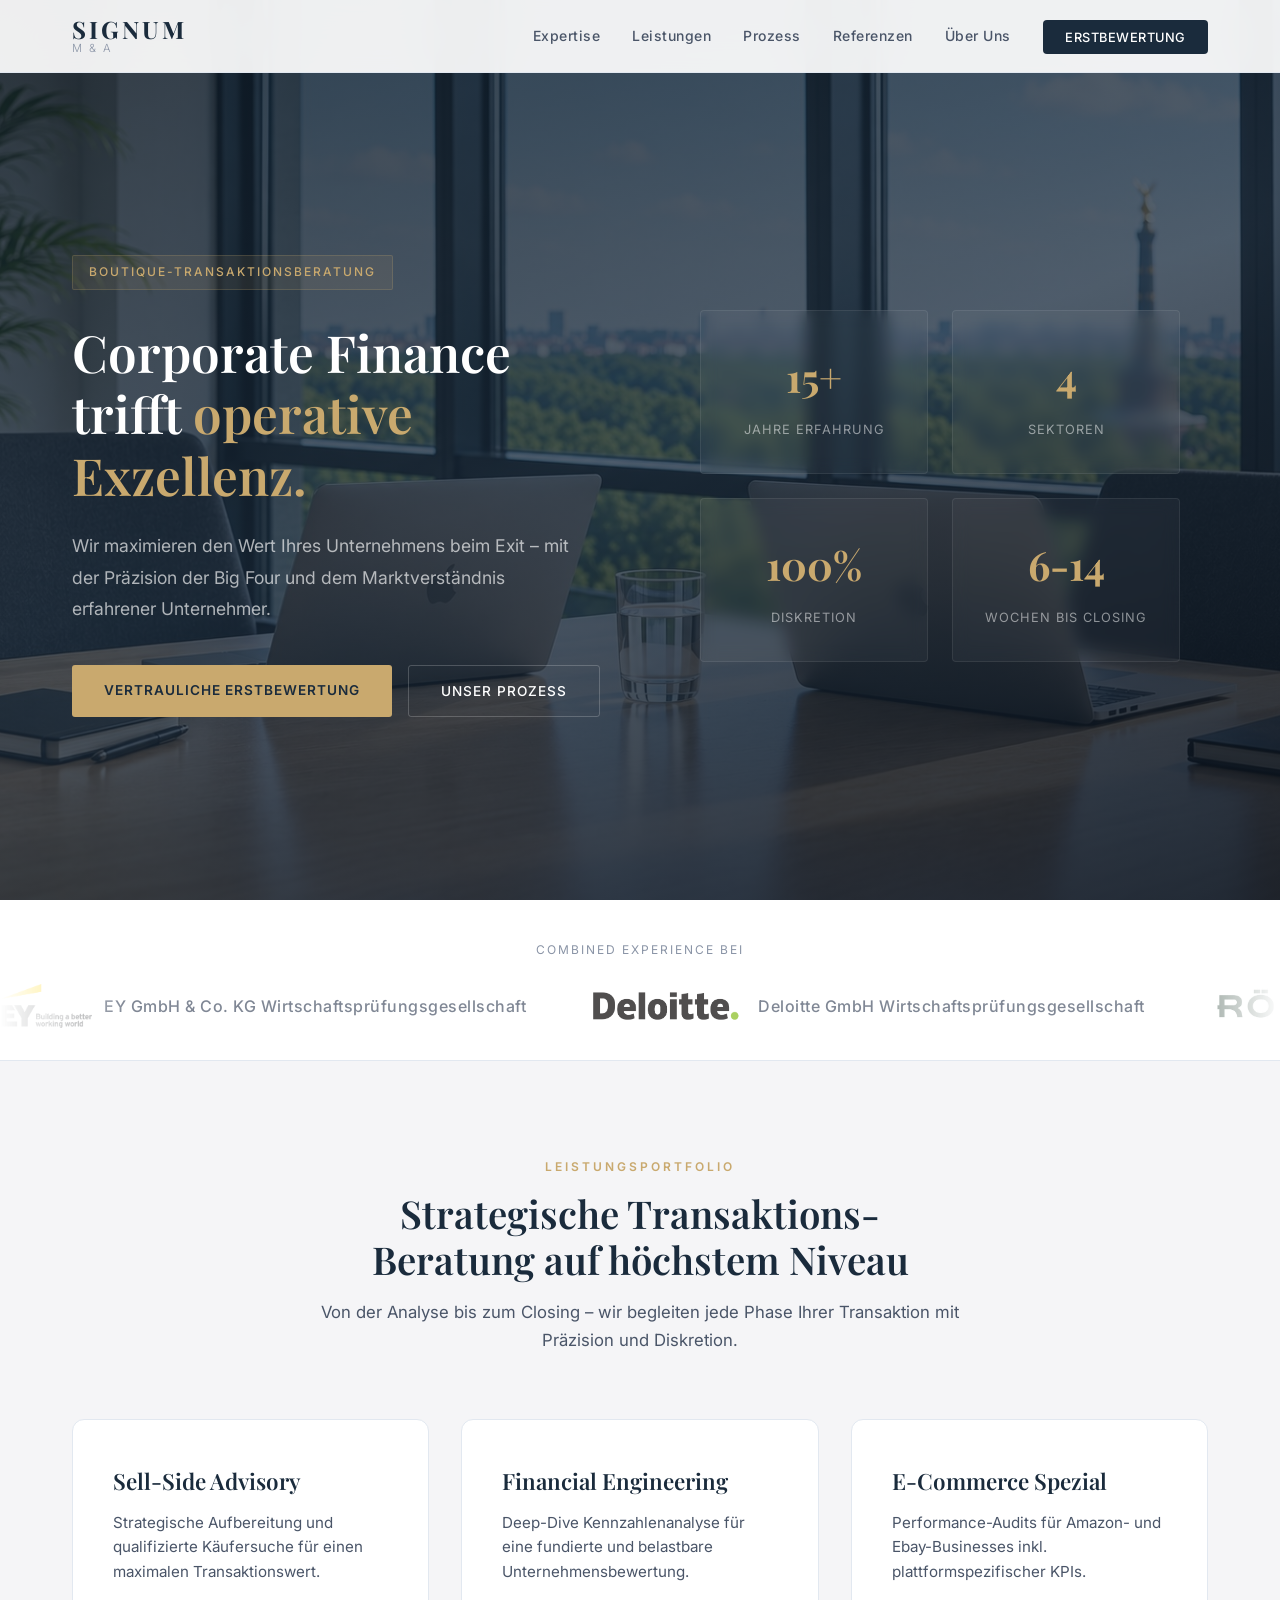
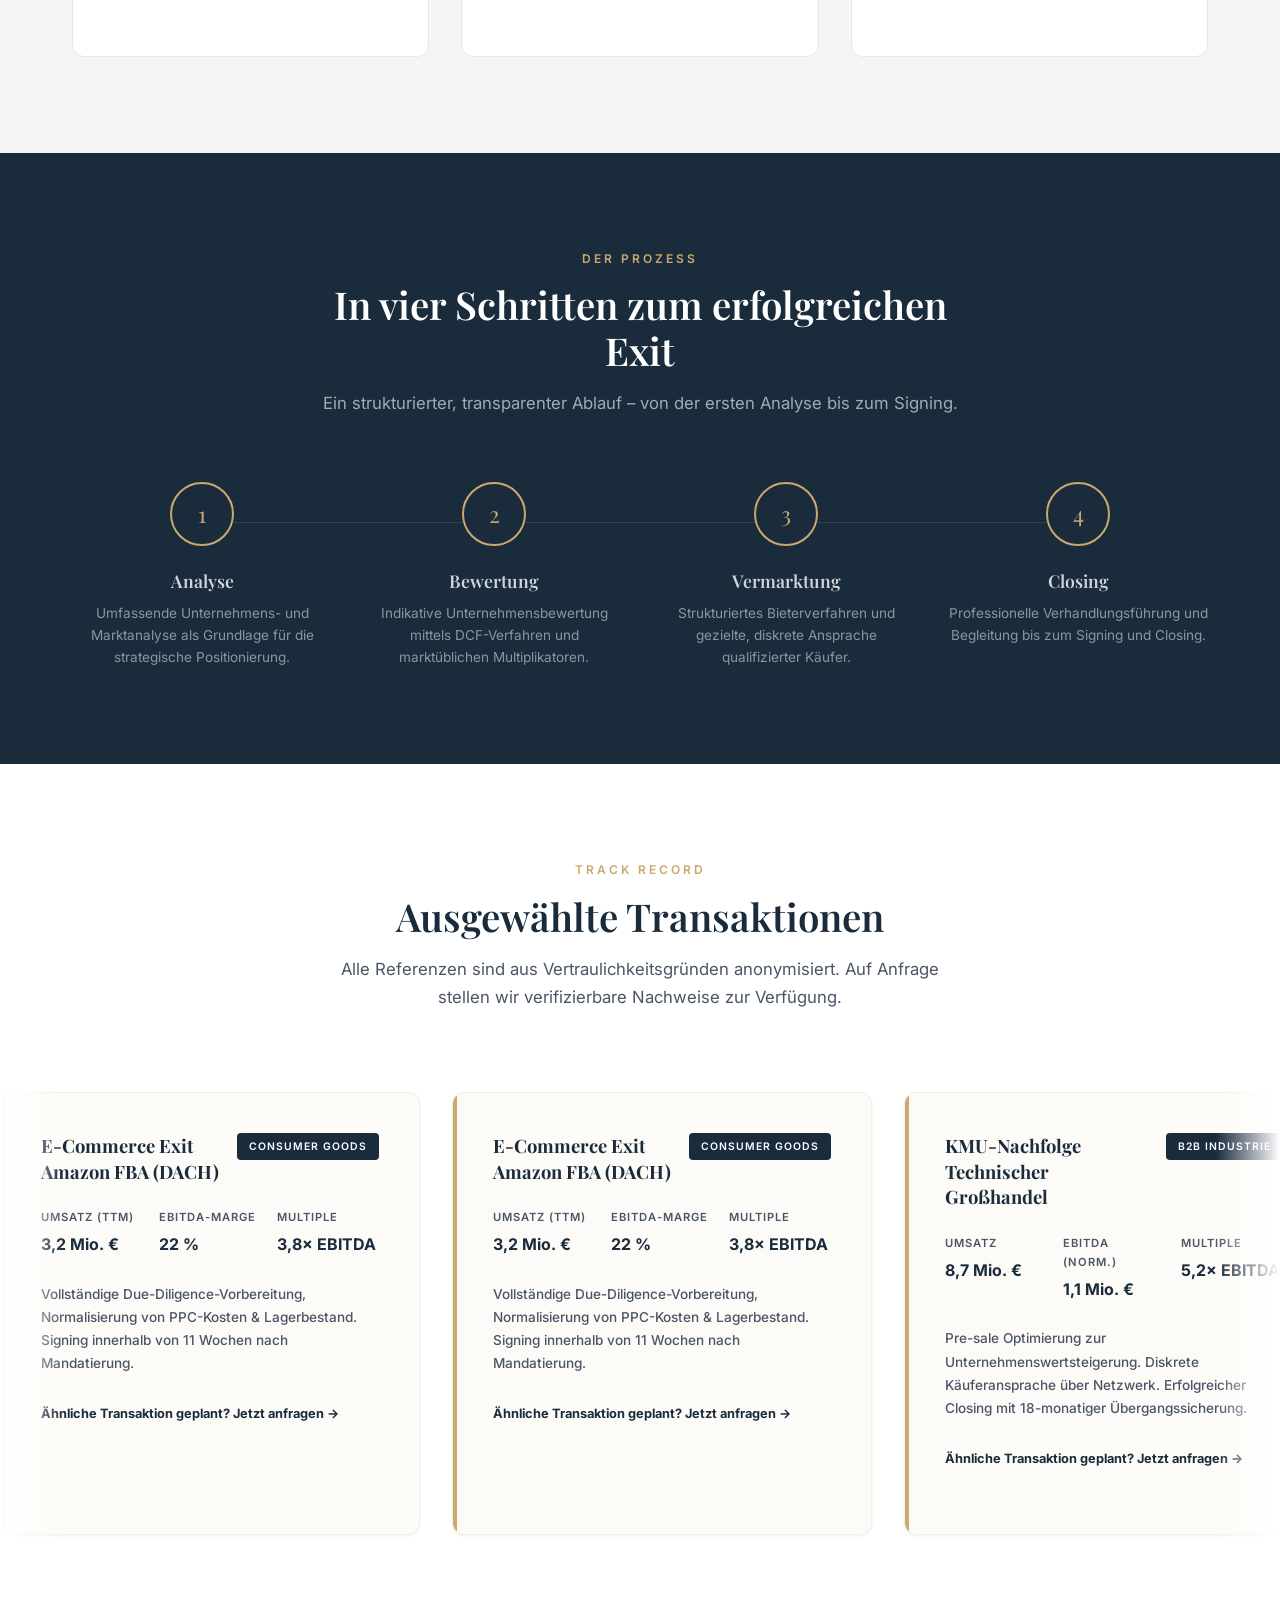
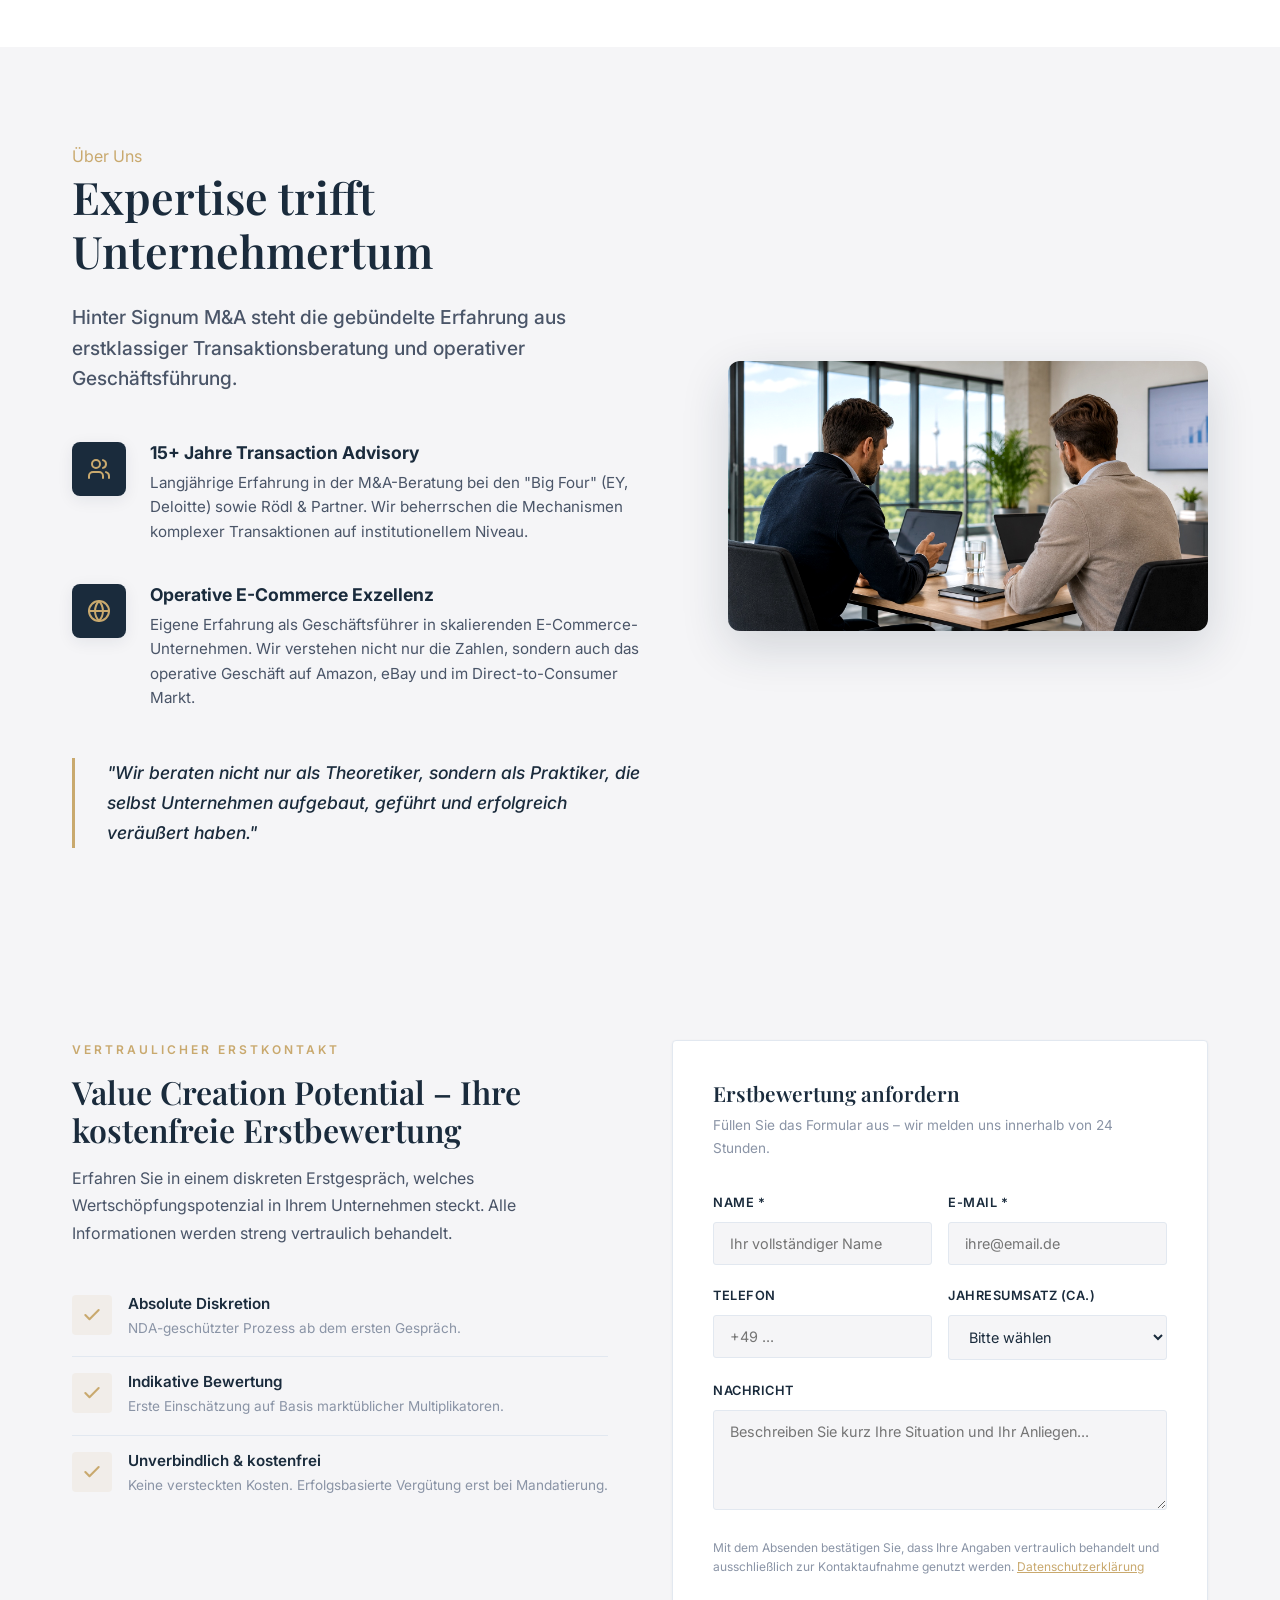
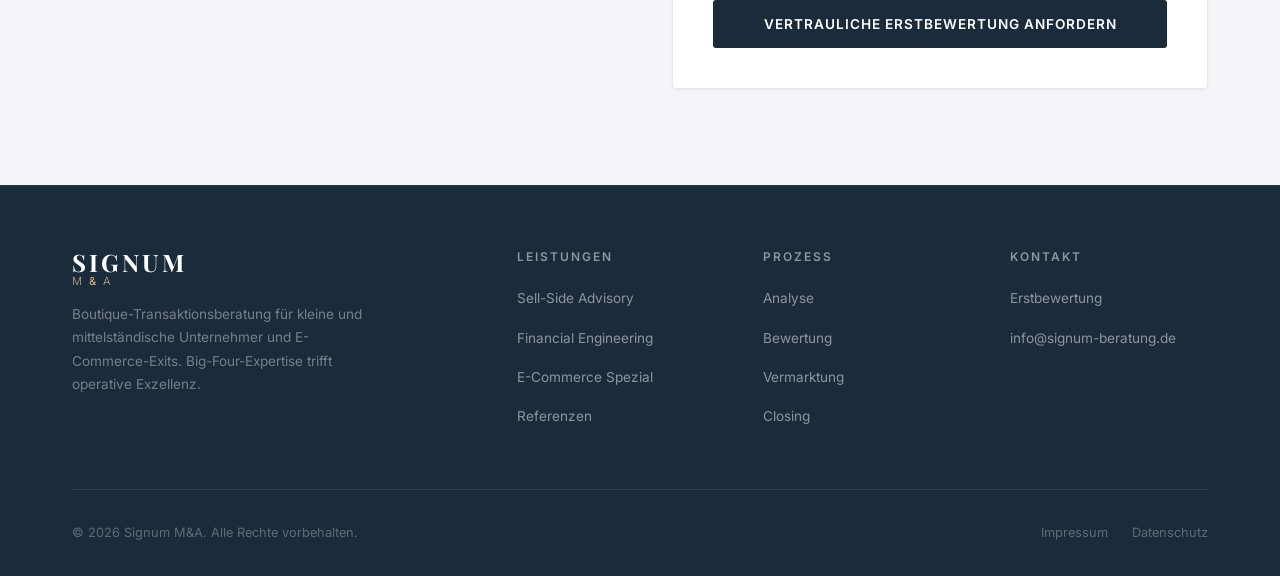
<file: index.html>
<!DOCTYPE html>
<html lang="de">
<head>
  <meta charset="UTF-8">
  <meta name="viewport" content="width=device-width, initial-scale=1.0">
  <title>Signum M&A – Corporate Finance trifft operative Exzellenz</title>
  <meta name="description" content="Signum M&A – Ihre Boutique-Transaktionsberatung für kleine und mittelständische Unternehmensverkäufe und E-Commerce Exits. Big-Four-Expertise trifft operative Exzellenz.">
  <link rel="stylesheet" href="style.css">
  <link rel="icon" href="data:image/svg+xml,<svg xmlns='http://www.w3.org/2000/svg' viewBox='0 0 32 32'><rect width='32' height='32' rx='8' fill='%23F5F5F7'/><text x='16' y='22' text-anchor='middle' fill='%231A2B3C' font-family='serif' font-size='20' font-weight='bold'>S</text></svg>">
</head>
<body>

<!-- ═══ NAVBAR ═══ -->
<nav class="navbar" id="navbar">
  <div class="container">
    <a href="#" class="logo">
      <span class="logo-main">SIGNUM</span>
      <span class="logo-sub">M & A</span>
    </a>
    <ul class="nav-links" id="navLinks">
      <li><a href="#expertise">Expertise</a></li>
      <li><a href="#leistungen">Leistungen</a></li>
      <li><a href="#prozess">Prozess</a></li>
      <li><a href="#referenzen">Referenzen</a></li>
      <li><a href="#team">Über Uns</a></li>
      <li><a href="#kontakt" class="nav-cta">Erstbewertung</a></li>
    </ul>
    <button class="hamburger" id="hamburger" aria-label="Menü">
      <span></span><span></span><span></span>
    </button>
  </div>
</nav>

<!-- ═══ HERO ═══ -->
<section class="hero" id="hero">
  <div class="container">
    <div class="hero-grid">
      <div class="hero-content">
        <div class="hero-badge fade-up">
          <span>Boutique-Transaktionsberatung</span>
        </div>
        <h1 class="fade-up fade-up-delay-1">Corporate Finance trifft <span class="gold">operative Exzellenz.</span></h1>
        <p class="hero-desc fade-up fade-up-delay-2">Wir maximieren den Wert Ihres Unternehmens beim Exit – mit der Präzision der Big Four und dem Marktverständnis erfahrener Unternehmer.</p>
        <div class="hero-actions fade-up fade-up-delay-3">
          <a href="#kontakt" class="btn-primary">Vertrauliche Erstbewertung</a>
          <a href="#prozess" class="btn-outline">Unser Prozess</a>
        </div>
      </div>
      <div class="hero-visual">
        <div class="hero-stats">
          <div class="stat-card fade-up">
            <div class="stat-number">15+</div>
            <div class="stat-label">Jahre Erfahrung</div>
          </div>
          <div class="stat-card fade-up fade-up-delay-1">
            <div class="stat-number">4</div>
            <div class="stat-label">Sektoren</div>
          </div>
          <div class="stat-card fade-up fade-up-delay-2">
            <div class="stat-number">100%</div>
            <div class="stat-label">Diskretion</div>
          </div>
          <div class="stat-card fade-up fade-up-delay-3">
            <div class="stat-number">6-14</div>
            <div class="stat-label">Wochen bis Closing</div>
          </div>
        </div>
      </div>
    </div>
    </div>
  </div>
</section>

<!-- ═══ TRUST BAR ═══ -->
<section class="trust-bar" id="expertise">
  <p class="trust-label">Combined Experience bei</p>
  <div class="marquee-container">
    <div class="marquee-track">
<div class="trust-item"><img src="ey-logo.png" alt="EY Logo" style="height:44px; width:auto; object-fit:contain;" loading="lazy"><span>EY GmbH &amp; Co. KG Wirtschaftsprüfungsgesellschaft</span></div>
      <div class="trust-item"><img src="deloitte-logo.png" alt="Deloitte Logo" style="height:44px; width:auto; object-fit:contain;" loading="lazy"><span>Deloitte GmbH Wirtschaftsprüfungsgesellschaft</span></div>
      <div class="trust-item"><img src="roedl-logo.webp" alt="Rödl Logo" style="height:44px; width:auto; object-fit:contain;" loading="lazy"><span>Rödl GmbH Rechtsanwaltsgesellschaft Steuerberatungsgesellschaft</span></div>
      <div class="trust-item"><img src="ey-logo.png" alt="EY Logo" style="height:44px; width:auto; object-fit:contain;" loading="lazy"><span>EY GmbH &amp; Co. KG Wirtschaftsprüfungsgesellschaft</span></div>
      <div class="trust-item"><img src="deloitte-logo.png" alt="Deloitte Logo" style="height:44px; width:auto; object-fit:contain;" loading="lazy"><span>Deloitte GmbH Wirtschaftsprüfungsgesellschaft</span></div>
      <div class="trust-item"><img src="roedl-logo.webp" alt="Rödl Logo" style="height:44px; width:auto; object-fit:contain;" loading="lazy"><span>Rödl GmbH Rechtsanwaltsgesellschaft Steuerberatungsgesellschaft</span></div>
      <div class="trust-item"><img src="ey-logo.png" alt="EY Logo" style="height:44px; width:auto; object-fit:contain;" loading="lazy"><span>EY GmbH &amp; Co. KG Wirtschaftsprüfungsgesellschaft</span></div>
      <div class="trust-item"><img src="deloitte-logo.png" alt="Deloitte Logo" style="height:44px; width:auto; object-fit:contain;" loading="lazy"><span>Deloitte GmbH Wirtschaftsprüfungsgesellschaft</span></div>
      <div class="trust-item"><img src="roedl-logo.webp" alt="Rödl Logo" style="height:44px; width:auto; object-fit:contain;" loading="lazy"><span>Rödl GmbH Rechtsanwaltsgesellschaft Steuerberatungsgesellschaft</span></div>
      <div class="trust-item"><img src="ey-logo.png" alt="EY Logo" style="height:44px; width:auto; object-fit:contain;" loading="lazy"><span>EY GmbH &amp; Co. KG Wirtschaftsprüfungsgesellschaft</span></div>
      <div class="trust-item"><img src="deloitte-logo.png" alt="Deloitte Logo" style="height:44px; width:auto; object-fit:contain;" loading="lazy"><span>Deloitte GmbH Wirtschaftsprüfungsgesellschaft</span></div>
      <div class="trust-item"><img src="roedl-logo.webp" alt="Rödl Logo" style="height:44px; width:auto; object-fit:contain;" loading="lazy"><span>Rödl GmbH Rechtsanwaltsgesellschaft Steuerberatungsgesellschaft</span></div>
      <div class="trust-item"><img src="ey-logo.png" alt="EY Logo" style="height:44px; width:auto; object-fit:contain;" loading="lazy"><span>EY GmbH &amp; Co. KG Wirtschaftsprüfungsgesellschaft</span></div>
      <div class="trust-item"><img src="deloitte-logo.png" alt="Deloitte Logo" style="height:44px; width:auto; object-fit:contain;" loading="lazy"><span>Deloitte GmbH Wirtschaftsprüfungsgesellschaft</span></div>
      <div class="trust-item"><img src="roedl-logo.webp" alt="Rödl Logo" style="height:44px; width:auto; object-fit:contain;" loading="lazy"><span>Rödl GmbH Rechtsanwaltsgesellschaft Steuerberatungsgesellschaft</span></div>
    </div>
    </div>
  </div>
</section>

<!-- ═══ LEISTUNGEN ═══ -->
<section class="section" id="leistungen">
  <div class="container">
    <div class="section-header fade-up">
      <span class="label">Leistungsportfolio</span>
      <h2>Strategische Transaktions-Beratung auf höchstem Niveau</h2>
      <p>Von der Analyse bis zum Closing – wir begleiten jede Phase Ihrer Transaktion mit Präzision und Diskretion.</p>
    </div>
    <div class="services-grid">
      <div class="service-card fade-up">
        <h3>Sell-Side Advisory</h3>
        <p>Strategische Aufbereitung und qualifizierte Käufersuche für einen maximalen Transaktionswert.</p>
        <div class="service-card-details"><div>
          <ul>
            <li>Strukturiertes Bieterverfahren</li>
            <li>Professionelle Exposé-Erstellung</li>
            <li>Diskrete Käuferansprache</li>
            <li>Verhandlungsführung bis Closing</li>
          </ul>
        </div></div>
      </div>
      <div class="service-card fade-up fade-up-delay-1">
        <h3>Financial Engineering</h3>
        <p>Deep-Dive Kennzahlenanalyse für eine fundierte und belastbare Unternehmensbewertung.</p>
        <div class="service-card-details"><div>
          <ul>
            <li>EBITDA-Normalisierung</li>
            <li>DCF- &amp; Multiplikator-Bewertung</li>
            <li>Financial Due Diligence</li>
            <li>Finanzmodellierung &amp; Forecasting</li>
          </ul>
        </div></div>
      </div>
      <div class="service-card fade-up fade-up-delay-2">
        <h3>E-Commerce Spezial</h3>
        <p>Performance-Audits für Amazon- und Ebay-Businesses inkl. plattformspezifischer KPIs.</p>
        <div class="service-card-details"><div>
          <ul>
            <li>ACoS &amp; Contribution Margin Analyse</li>
            <li>Seller-Health-Score Bewertung</li>
            <li>Lagerumschlag &amp; Retourenquoten</li>
            <li>Plattformspezifische Due Diligence</li>
          </ul>
        </div></div>
      </div>
    </div>
    </div>
  </div>
</section>

<!-- ═══ PROZESS ═══ -->
<section class="section section-dark" id="prozess">
  <div class="container">
    <div class="section-header fade-up">
      <span class="label">Der Prozess</span>
      <h2>In vier Schritten zum erfolgreichen Exit</h2>
      <p>Ein strukturierter, transparenter Ablauf – von der ersten Analyse bis zum Signing.</p>
    </div>
    <div class="process-grid">
      <div class="process-step fade-up">
        <div class="step-number">1</div>
        <h4>Analyse</h4>
        <p>Umfassende Unternehmens- und Marktanalyse als Grundlage für die strategische Positionierung.</p>
      </div>
      <div class="process-step fade-up fade-up-delay-1">
        <div class="step-number">2</div>
        <h4>Bewertung</h4>
        <p>Indikative Unternehmensbewertung mittels DCF-Verfahren und marktüblichen Multiplikatoren.</p>
      </div>
      <div class="process-step fade-up fade-up-delay-2">
        <div class="step-number">3</div>
        <h4>Vermarktung</h4>
        <p>Strukturiertes Bieterverfahren und gezielte, diskrete Ansprache qualifizierter Käufer.</p>
      </div>
      <div class="process-step fade-up fade-up-delay-3">
        <div class="step-number">4</div>
        <h4>Closing</h4>
        <p>Professionelle Verhandlungsführung und Begleitung bis zum Signing und Closing.</p>
      </div>
    </div>
    </div>
  </div>
</section>

<!-- ═══ REFERENZEN ═══ -->
<section class="section section-alt" id="referenzen">
  <div class="container">
    <div class="section-header fade-up">
      <span class="label">Track Record</span>
      <h2>Ausgewählte Transaktionen</h2>
      <p>Alle Referenzen sind aus Vertraulichkeitsgründen anonymisiert. Auf Anfrage stellen wir verifizierbare Nachweise zur Verfügung.</p>
    </div>
    

    
    <div class="transactions-wrapper">
      <div class="transactions-grid">
      <!-- TX 01 -->
      <div class="transaction-card fade-up" data-category="ecommerce">
        <div class="tx-header">
          <div class="tx-title">E-Commerce Exit<br>Amazon FBA (DACH)</div>
          <span class="tx-badge">Consumer Goods</span>
        </div>
        <div class="tx-metrics">
          <div><div class="tx-metric-label">Umsatz (TTM)</div><div class="tx-metric-value">3,2 Mio. €</div></div>
          <div><div class="tx-metric-label">EBITDA-Marge</div><div class="tx-metric-value">22 %</div></div>
          <div><div class="tx-metric-label">Multiple</div><div class="tx-metric-value">3,8× EBITDA</div></div>
        </div>
        <p class="tx-desc">Vollständige Due-Diligence-Vorbereitung, Normalisierung von PPC-Kosten & Lagerbestand. Signing innerhalb von 11 Wochen nach Mandatierung.</p>
        <a href="#kontakt" class="tx-cta">Ähnliche Transaktion geplant? Jetzt anfragen →</a>
      </div>
      <!-- DUPLICATED FOR MARQUEE -->
      <!-- TX 01 -->
      <div class="transaction-card " data-category="ecommerce">
        <div class="tx-header">
          <div class="tx-title">E-Commerce Exit<br>Amazon FBA (DACH)</div>
          <span class="tx-badge">Consumer Goods</span>
        </div>
        <div class="tx-metrics">
          <div><div class="tx-metric-label">Umsatz (TTM)</div><div class="tx-metric-value">3,2 Mio. €</div></div>
          <div><div class="tx-metric-label">EBITDA-Marge</div><div class="tx-metric-value">22 %</div></div>
          <div><div class="tx-metric-label">Multiple</div><div class="tx-metric-value">3,8× EBITDA</div></div>
        </div>
        <p class="tx-desc">Vollständige Due-Diligence-Vorbereitung, Normalisierung von PPC-Kosten & Lagerbestand. Signing innerhalb von 11 Wochen nach Mandatierung.</p>
        <a href="#kontakt" class="tx-cta">Ähnliche Transaktion geplant? Jetzt anfragen →</a>
      </div>
      <!-- TX 02 -->
      <div class="transaction-card fade-up fade-up-delay-1" data-category="kmu">
        <div class="tx-header">
          <div class="tx-title">KMU-Nachfolge<br>Technischer Großhandel</div>
          <span class="tx-badge">B2B Industrie</span>
        </div>
        <div class="tx-metrics">
          <div><div class="tx-metric-label">Umsatz</div><div class="tx-metric-value">8,7 Mio. €</div></div>
          <div><div class="tx-metric-label">EBITDA (norm.)</div><div class="tx-metric-value">1,1 Mio. €</div></div>
          <div><div class="tx-metric-label">Multiple</div><div class="tx-metric-value">5,2× EBITDA</div></div>
        </div>
        <p class="tx-desc">Pre-sale Optimierung zur Unternehmenswertsteigerung. Diskrete Käuferansprache über Netzwerk. Erfolgreicher Closing mit 18-monatiger Übergangssicherung.</p>
        <a href="#kontakt" class="tx-cta">Ähnliche Transaktion geplant? Jetzt anfragen →</a>
      </div>
      <!-- TX 03 -->
      <div class="transaction-card fade-up " data-category="ecommerce">
        <div class="tx-header">
          <div class="tx-title">E-Commerce Exit<br>Ebay Multi-Channel</div>
          <span class="tx-badge">Consumer Electronics</span>
        </div>
        <div class="tx-metrics">
          <div><div class="tx-metric-label">GMV</div><div class="tx-metric-value">5,1 Mio. €</div></div>
          <div><div class="tx-metric-label">Nettomarge</div><div class="tx-metric-value">11 %</div></div>
          <div><div class="tx-metric-label">Closing</div><div class="tx-metric-value">14 Wochen</div></div>
        </div>
        <p class="tx-desc">Plattform-Audit inkl. ACoS, Rückgabequoten und Seller-Health-Score. Erstellung eines investorentauglichen Performance-Reports für strategischen Käufer (EU).</p>
        <a href="#kontakt" class="tx-cta">Ähnliche Transaktion geplant? Jetzt anfragen →</a>
      </div>
      <!-- TX 04 -->
      <div class="transaction-card fade-up fade-up-delay-1 " data-category="growth">
        <div class="tx-header">
          <div class="tx-title">Wachstumsfinanzierung<br>SaaS / Retail-Tech</div>
          <span class="tx-badge">Growth Equity</span>
        </div>
        <div class="tx-metrics">
          <div><div class="tx-metric-label">ARR</div><div class="tx-metric-value">1,4 Mio. €</div></div>
          <div><div class="tx-metric-label">Deal-Struktur</div><div class="tx-metric-value">Minderheit + Put</div></div>
          <div><div class="tx-metric-label">Term Sheet</div><div class="tx-metric-value">6 Wochen</div></div>
        </div>
        <p class="tx-desc">Investor Deck Erstellung, Finanzmodellierung (3-Jahres-Plan), Koordination der Legal Due Diligence. Bewertung auf ARR-Multiples-Basis.</p>
        <a href="#kontakt" class="tx-cta">Ähnliche Transaktion geplant? Jetzt anfragen →</a>
      </div>
      <!-- TX 05 -->
      <div class="transaction-card fade-up " data-category="kmu">
        <div class="tx-header">
          <div class="tx-title">KMU-Nachfolge<br>Maschinenbau & Produktion</div>
          <span class="tx-badge">B2B Industrie</span>
        </div>
        <div class="tx-metrics">
          <div><div class="tx-metric-label">Umsatz</div><div class="tx-metric-value">14,5 Mio. €</div></div>
          <div><div class="tx-metric-label">EBITDA (norm.)</div><div class="tx-metric-value">2,2 Mio. €</div></div>
          <div><div class="tx-metric-label">Multiple</div><div class="tx-metric-value">4,5× EBITDA</div></div>
        </div>
        <p class="tx-desc">Vollständige Vorbereitung der Unternehmensnachfolge. Identifikation von strategischen Synergie-Käufern. Erfolgreiches Closing nach 9 Monaten inklusive Immobilien-Carve-Out.</p>
        <a href="#kontakt" class="tx-cta">Ähnliche Transaktion geplant? Jetzt anfragen →</a>
      </div>
      <!-- TX 06 -->
      <div class="transaction-card fade-up fade-up-delay-1 " data-category="ecommerce">
        <div class="tx-header">
          <div class="tx-title">E-Commerce Exit<br>D2C Beauty Brand</div>
          <span class="tx-badge">Consumer Goods</span>
        </div>
        <div class="tx-metrics">
          <div><div class="tx-metric-label">Umsatz</div><div class="tx-metric-value">4,8 Mio. €</div></div>
          <div><div class="tx-metric-label">EBITDA-Marge</div><div class="tx-metric-value">18 %</div></div>
          <div><div class="tx-metric-label">Multiple</div><div class="tx-metric-value">4,0× EBITDA</div></div>
        </div>
        <p class="tx-desc">Käufersuche für stark wachsende Direct-to-Consumer Marke. Strukturierung des Bieterverfahrens und Verhandlung mit Private Equity Käufer für optimalen Exit-Erlös.</p>
        <a href="#kontakt" class="tx-cta">Ähnliche Transaktion geplant? Jetzt anfragen →</a>
      </div>
    </div>
    
  </div>
</section>

<!-- ═══ TEAM ═══ -->
<section class="section team-section" id="team">
  <div class="container">
    <div class="team-grid">
      <div class="team-content fade-up">
        <span class="label">Über Uns</span>
        <h2>Expertise trifft Unternehmertum</h2>
        <p class="team-intro">Hinter Signum M&A steht die gebündelte Erfahrung aus erstklassiger Transaktionsberatung und operativer Geschäftsführung.</p>
        
        <div class="team-features">
          <div class="team-feature">
            <div class="tf-icon">
              <svg width="24" height="24" viewBox="0 0 24 24" fill="none" stroke="currentColor" stroke-width="2" stroke-linecap="round" stroke-linejoin="round"><path d="M16 21v-2a4 4 0 0 0-4-4H6a4 4 0 0 0-4 4v2"></path><circle cx="9" cy="7" r="4"></circle><path d="M22 21v-2a4 4 0 0 0-3-3.87"></path><path d="M16 3.13a4 4 0 0 1 0 7.75"></path></svg>
            </div>
            <div class="tf-text">
              <h4>15+ Jahre Transaction Advisory</h4>
              <p>Langjährige Erfahrung in der M&A-Beratung bei den "Big Four" (EY, Deloitte) sowie Rödl & Partner. Wir beherrschen die Mechanismen komplexer Transaktionen auf institutionellem Niveau.</p>
            </div>
          </div>
          
          <div class="team-feature">
            <div class="tf-icon">
              <svg width="24" height="24" viewBox="0 0 24 24" fill="none" stroke="currentColor" stroke-width="2" stroke-linecap="round" stroke-linejoin="round"><circle cx="12" cy="12" r="10"></circle><line x1="2" y1="12" x2="22" y2="12"></line><path d="M12 2a15.3 15.3 0 0 1 4 10 15.3 15.3 0 0 1-4 10 15.3 15.3 0 0 1-4-10 15.3 15.3 0 0 1 4-10z"></path></svg>
            </div>
            <div class="tf-text">
              <h4>Operative E-Commerce Exzellenz</h4>
              <p>Eigene Erfahrung als Geschäftsführer in skalierenden E-Commerce-Unternehmen. Wir verstehen nicht nur die Zahlen, sondern auch das operative Geschäft auf Amazon, eBay und im Direct-to-Consumer Markt.</p>
            </div>
          </div>
        </div>
        
        <div class="team-quote">
          <blockquote>
            "Wir beraten nicht nur als Theoretiker, sondern als Praktiker, die selbst Unternehmen aufgebaut, geführt und erfolgreich veräußert haben."
          </blockquote>
        </div>
      </div>
      
      <div class="team-image-wrap fade-up fade-up-delay-1">
        <div class="image-frame">
          <img src="Team.jpg" alt="Signum M&A Team" class="team-img" loading="lazy">
        </div>
      </div>
    </div>
  </div>
</section>

<!-- ═══ KONTAKT ═══ -->
<section class="section" id="kontakt">
  <div class="container">
    <div class="contact-grid">
      <div class="contact-info fade-up">
        <span class="label" style="color:var(--gold);font-size:.75rem;letter-spacing:3px;text-transform:uppercase;font-weight:600;display:block;margin-bottom:.75rem;">Vertraulicher Erstkontakt</span>
        <h2>Value Creation Potential – Ihre kostenfreie Erstbewertung</h2>
        <p>Erfahren Sie in einem diskreten Erstgespräch, welches Wertschöpfungspotenzial in Ihrem Unternehmen steckt. Alle Informationen werden streng vertraulich behandelt.</p>
        <ul class="contact-features">
          <li>
            <div class="cf-icon"><svg width="20" height="20" viewBox="0 0 24 24" fill="none" stroke="currentColor" stroke-width="2.5" stroke-linecap="round" stroke-linejoin="round"><polyline points="20 6 9 17 4 12"></polyline></svg></div>
            <div class="cf-text">
              <h4>Absolute Diskretion</h4>
              <p>NDA-geschützter Prozess ab dem ersten Gespräch.</p>
            </div>
          </li>
          <li>
            <div class="cf-icon"><svg width="20" height="20" viewBox="0 0 24 24" fill="none" stroke="currentColor" stroke-width="2.5" stroke-linecap="round" stroke-linejoin="round"><polyline points="20 6 9 17 4 12"></polyline></svg></div>
            <div class="cf-text">
              <h4>Indikative Bewertung</h4>
              <p>Erste Einschätzung auf Basis marktüblicher Multiplikatoren.</p>
            </div>
          </li>
          <li>
            <div class="cf-icon"><svg width="20" height="20" viewBox="0 0 24 24" fill="none" stroke="currentColor" stroke-width="2.5" stroke-linecap="round" stroke-linejoin="round"><polyline points="20 6 9 17 4 12"></polyline></svg></div>
            <div class="cf-text">
              <h4>Unverbindlich & kostenfrei</h4>
              <p>Keine versteckten Kosten. Erfolgsbasierte Vergütung erst bei Mandatierung.</p>
            </div>
          </li>
        </ul>
      </div>
      <div class="contact-form-wrap fade-up fade-up-delay-1">
        <h3>Erstbewertung anfordern</h3>
        <p>Füllen Sie das Formular aus – wir melden uns innerhalb von 24 Stunden.</p>
        <form id="contactForm" onsubmit="handleSubmit(event)">
          <div class="form-row">
            <div class="form-group">
              <label for="name">Name *</label>
              <input type="text" id="name" name="name" required placeholder="Ihr vollständiger Name">
            </div>
            <div class="form-group">
              <label for="email">E-Mail *</label>
              <input type="email" id="email" name="email" required placeholder="ihre@email.de">
            </div>
          </div>
          <div class="form-row">
            <div class="form-group">
              <label for="phone">Telefon</label>
              <input type="tel" id="phone" name="phone" placeholder="+49 ...">
            </div>
            <div class="form-group">
              <label for="revenue">Jahresumsatz (ca.)</label>
              <select id="revenue" name="revenue">
                <option value="">Bitte wählen</option>
                <option value="<1m">< 1 Mio. €</option>
                <option value="1-3m">1 – 3 Mio. €</option>
                <option value="3-10m">3 – 10 Mio. €</option>
                <option value="10-25m">10 – 25 Mio. €</option>
                <option value=">25m">> 25 Mio. €</option>
              </select>
            </div>
          </div>
          <div class="form-group">
            <label for="message">Nachricht</label>
            <textarea id="message" name="message" placeholder="Beschreiben Sie kurz Ihre Situation und Ihr Anliegen..."></textarea>
          </div>
          <p class="form-privacy">Mit dem Absenden bestätigen Sie, dass Ihre Angaben vertraulich behandelt und ausschließlich zur Kontaktaufnahme genutzt werden. <a href="#">Datenschutzerklärung</a></p>
          <button type="submit" class="btn-submit" id="submitBtn">Vertrauliche Erstbewertung anfordern</button>
        </form>
      </div>
    
    </div>
  </div>
</section>

<!-- ═══ FOOTER ═══ -->
<footer class="footer">
  <div class="container">
    <div class="footer-grid">
      <div class="footer-brand">
        <a href="#" class="logo">
          <span class="logo-main" style="color:#fff">SIGNUM</span>
          <span class="logo-sub" style="color:var(--gold)">M <span class="amp">&</span> A</span>
        </a>
        <p class="footer-desc">Boutique-Transaktionsberatung für kleine und mittelständische Unternehmer und E-Commerce-Exits. Big-Four-Expertise trifft operative Exzellenz.</p>
      </div>
      <div class="footer-col">
        <h4>Leistungen</h4>
        <ul>
          <li><a href="#leistungen">Sell-Side Advisory</a></li>
          <li><a href="#leistungen">Financial Engineering</a></li>
          <li><a href="#leistungen">E-Commerce Spezial</a></li>
          <li><a href="#referenzen">Referenzen</a></li>
        </ul>
      </div>
      <div class="footer-col">
        <h4>Prozess</h4>
        <ul>
          <li><a href="#prozess">Analyse</a></li>
          <li><a href="#prozess">Bewertung</a></li>
          <li><a href="#prozess">Vermarktung</a></li>
          <li><a href="#prozess">Closing</a></li>
        </ul>
      </div>
      <div class="footer-col">
        <h4>Kontakt</h4>
        <ul>
          <li><a href="#kontakt">Erstbewertung</a></li>
          <li><a href="mailto:info@signum-beratung.de">info@signum-beratung.de</a></li>
        </ul>
      </div>
    </div>
    <div class="footer-bottom">
      <p>© 2026 Signum M&A. Alle Rechte vorbehalten.</p>
      <div class="footer-legal">
        <a href="impressum.html">Impressum</a>
        <a href="datenschutz.html">Datenschutz</a>
      </div>
    </div>
  </div>
</footer>

<script>
// ─── Navbar scroll effect ───
const navbar = document.getElementById('navbar');
window.addEventListener('scroll', () => {
  navbar.classList.toggle('scrolled', window.scrollY > 20);
});

// ─── Mobile menu ───
const hamburger = document.getElementById('hamburger');
const navLinks = document.getElementById('navLinks');
hamburger.addEventListener('click', () => {
  navLinks.classList.toggle('open');
  const spans = hamburger.querySelectorAll('span');
  if (navLinks.classList.contains('open')) {
    spans[0].style.transform = 'rotate(45deg) translate(5px, 5px)';
    spans[1].style.opacity = '0';
    spans[2].style.transform = 'rotate(-45deg) translate(5px, -5px)';
  } else {
    spans[0].style.transform = '';
    spans[1].style.opacity = '';
    spans[2].style.transform = '';
  }
});
navLinks.querySelectorAll('a').forEach(a => a.addEventListener('click', () => {
  navLinks.classList.remove('open');
  hamburger.querySelectorAll('span').forEach(s => { s.style.transform = ''; s.style.opacity = ''; });
}));

// ─── Scroll animations ───
const observer = new IntersectionObserver((entries) => {
  entries.forEach(e => { if (e.isIntersecting) { e.target.classList.add('visible'); observer.unobserve(e.target); }});
}, { threshold: 0.1, rootMargin: '0px 0px -40px 0px' });
document.querySelectorAll('.fade-up').forEach(el => observer.observe(el));

// ─── Mobile default active states ───
window.addEventListener('DOMContentLoaded', () => {
  if (window.innerWidth <= 768) {
    const firstService = document.querySelector('.service-card');
    if (firstService) firstService.classList.add('active');
    
    const firstProcess = document.querySelector('.process-step');
    const pg = document.querySelector('.process-grid');
    if (firstProcess && pg) {
      firstProcess.classList.add('active');
      pg.classList.add('step-active', 'active-1');
    }
  }
});

// ─── Mobile tap handling for cards ───
document.querySelectorAll('.service-card').forEach(card => {
  card.addEventListener('click', (e) => {
    // If we're on mobile, toggle active class and prevent default if it's the first tap
    if (window.innerWidth <= 768) {
      const isActive = card.classList.contains('active');
      document.querySelectorAll('.service-card').forEach(c => c.classList.remove('active'));
      if (!isActive) card.classList.add('active');
    }
  });
});

// ─── Mobile tap handling for process steps ───
const processGrid = document.querySelector('.process-grid');
document.querySelectorAll('.process-step').forEach((step, index) => {
  step.addEventListener('click', () => {
    if (window.innerWidth <= 768) {
      const isActive = step.classList.contains('active');
      document.querySelectorAll('.process-step').forEach(s => s.classList.remove('active'));
      processGrid.classList.remove('step-active', 'active-1', 'active-2', 'active-3', 'active-4');
      
      if (!isActive) {
        step.classList.add('active');
        processGrid.classList.add('step-active', `active-${index + 1}`);
      }
    }
  });
});

// ─── Marquee touch support ───
const txGrid = document.querySelector('.transactions-grid');
if (txGrid) {
  txGrid.addEventListener('touchstart', () => txGrid.style.animationPlayState = 'paused', {passive: true});
  txGrid.addEventListener('touchend', () => txGrid.style.animationPlayState = 'running', {passive: true});
}

// ─── Filter transactions ───
document.querySelectorAll('.filter-btn').forEach(btn => {
  btn.addEventListener('click', () => {
    document.querySelectorAll('.filter-btn').forEach(b => b.classList.remove('active'));
    btn.classList.add('active');
    const filter = btn.dataset.filter;
    document.querySelectorAll('.transaction-card').forEach(card => {
      if (filter === 'all' || card.dataset.category === filter) {
        card.style.display = '';
        card.style.opacity = '0';
        card.style.transform = 'translateY(20px)';
        setTimeout(() => { card.style.transition = 'all .4s'; card.style.opacity = '1'; card.style.transform = 'translateY(0)'; }, 50);
      } else {
        card.style.display = 'none';
      }
    });
  });
});

// ─── Form submission ───
async function handleSubmit(e) {
  e.preventDefault();
  const form = e.target;
  const data = new FormData(form);
  const btn = document.getElementById('submitBtn');
  
  btn.textContent = 'Wird gesendet...';
  btn.disabled = true;

  try {
    const response = await fetch("https://formspree.io/f/xpqnawnr", {
      method: "POST",
      body: data,
      headers: {
        'Accept': 'application/json'
      }
    });
    
    if (response.ok) {
      btn.textContent = '✓ Anfrage erhalten';
      btn.style.background = '#2d6a4f';
      btn.style.color = '#fff';
      form.reset();
    } else {
      throw new Error();
    }
  } catch (error) {
    btn.textContent = 'Fehler beim Senden';
    btn.style.background = '#e63946';
    btn.style.color = '#fff';
  } finally {
    setTimeout(() => {
      btn.textContent = 'Vertrauliche Erstbewertung anfordern';
      btn.style.background = '';
      btn.style.color = '';
      btn.disabled = false;
    }, 3000);
  }
}

// ─── Smooth scroll ───
document.querySelectorAll('a[href^="#"]').forEach(a => {
  a.addEventListener('click', e => {
    e.preventDefault();
    const target = document.querySelector(a.getAttribute('href'));
    if (target) target.scrollIntoView({ behavior: 'smooth', block: 'start' });
  });
});
</script>

</body>
</html>
</file>
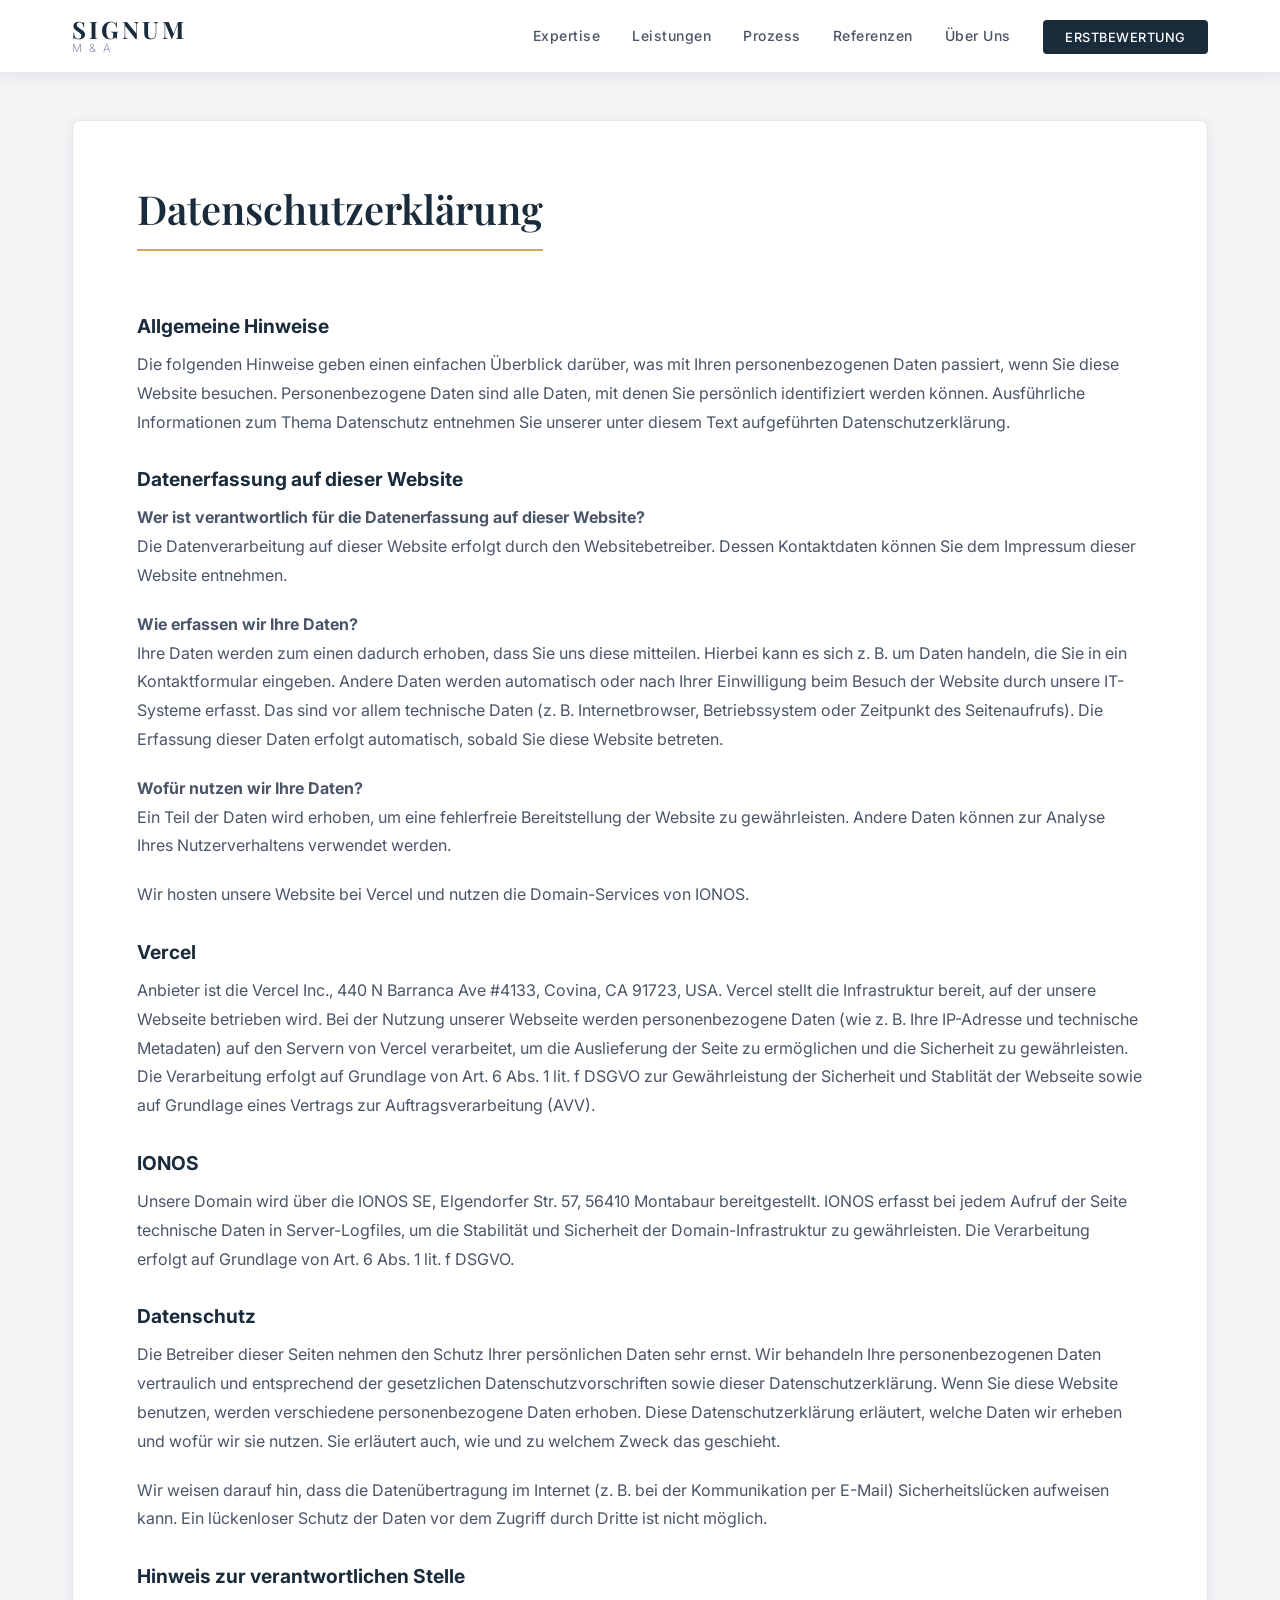
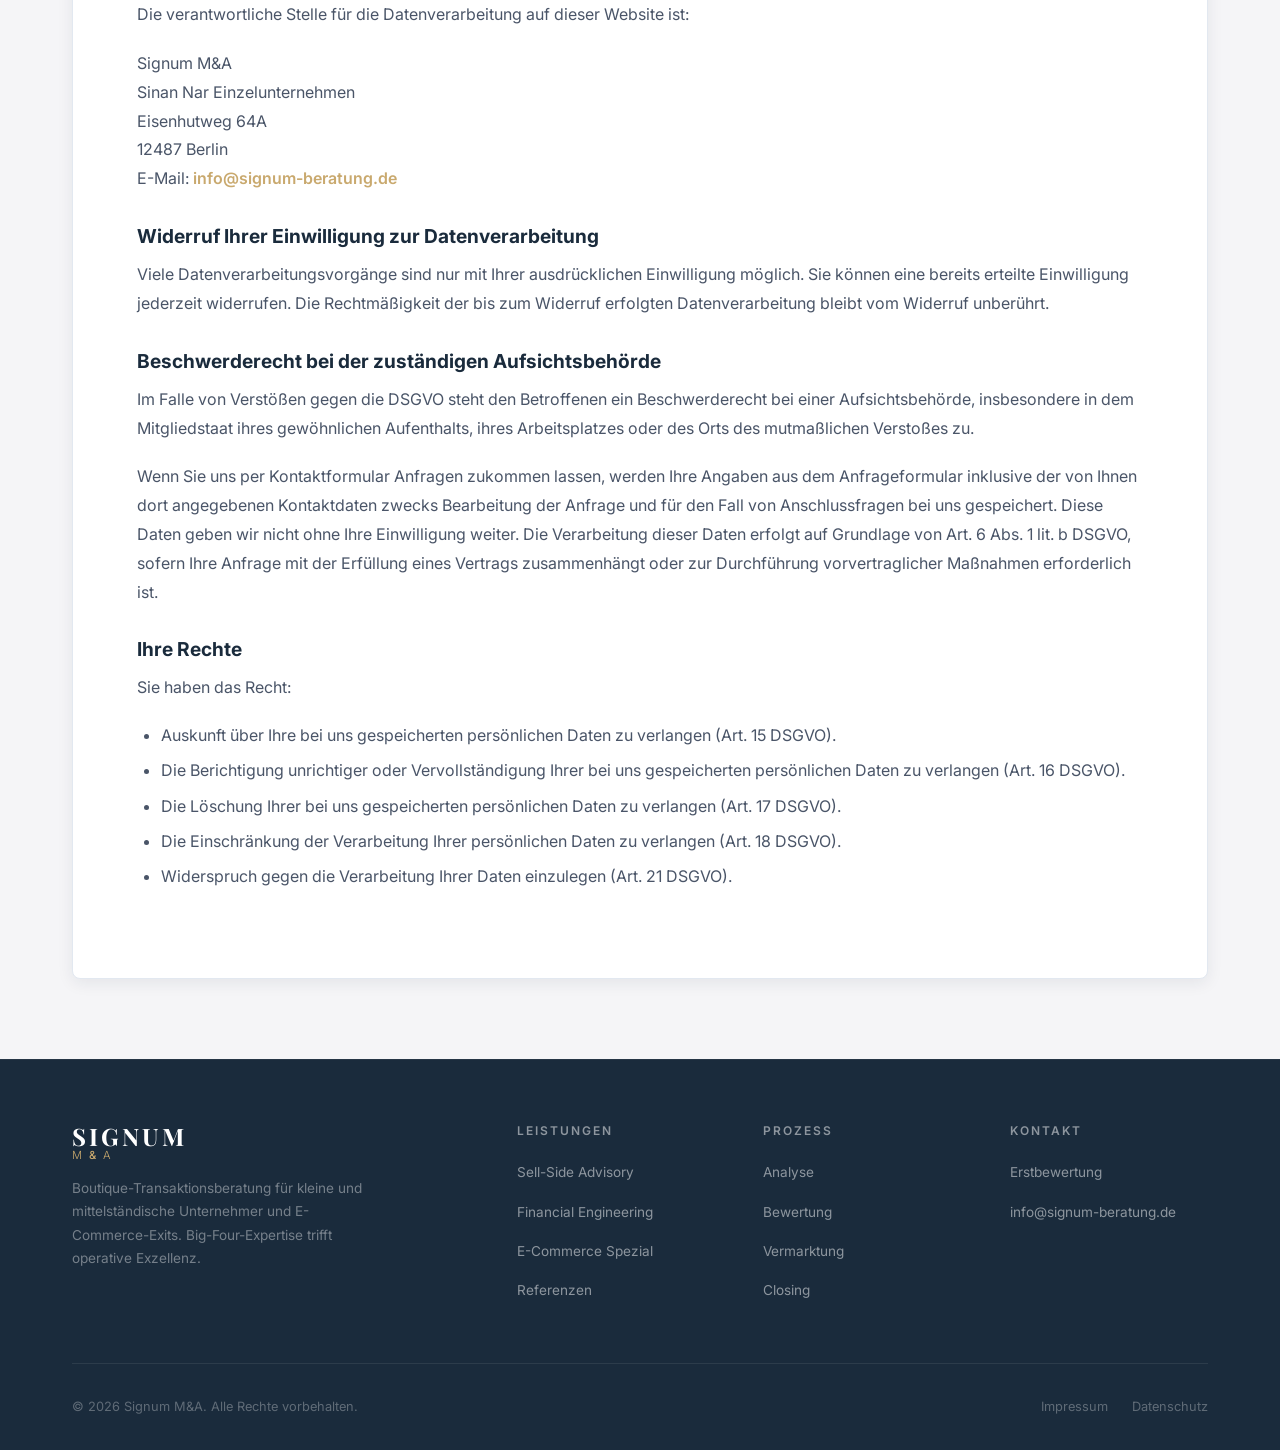
<file: datenschutz.html>
<!DOCTYPE html>
<html lang="de">
<head>
  <meta charset="UTF-8">
  <meta name="viewport" content="width=device-width, initial-scale=1.0">
  <title>Datenschutzerklärung – Signum M&A</title>
  <link rel="stylesheet" href="style.css">
  <link rel="icon" href="data:image/svg+xml,<svg xmlns='http://www.w3.org/2000/svg' viewBox='0 0 32 32'><rect width='32' height='32' rx='8' fill='%23F5F5F7'/><text x='16' y='22' text-anchor='middle' fill='%231A2B3C' font-family='serif' font-size='20' font-weight='bold'>S</text></svg>">
  <style>
    .legal-content { padding: 120px 0 80px; }
    .legal-card { background: var(--bg-white); padding: 4rem; border-radius: 8px; box-shadow: var(--shadow-md); border: 1px solid var(--border); }
    .legal-card h1 { font-size: 2.5rem; margin-bottom: 2rem; color: var(--navy); border-bottom: 2px solid var(--gold); padding-bottom: 1rem; display: inline-block; }
    .legal-card h2 { font-size: 1.5rem; margin-top: 2.5rem; margin-bottom: 1rem; color: var(--navy); }
    .legal-card h3 { font-size: 1.2rem; margin-top: 2rem; margin-bottom: 0.75rem; color: var(--navy); font-weight: 700; font-family: 'Inter', sans-serif; }
    .legal-card p { margin-bottom: 1.25rem; color: var(--text-secondary); line-height: 1.8; }
    .legal-card ul { margin-bottom: 1.5rem; padding-left: 1.5rem; }
    .legal-card li { margin-bottom: 0.5rem; color: var(--text-secondary); }
    .legal-card a { color: var(--gold); text-decoration: none; font-weight: 600; }
    .legal-card a:hover { text-decoration: underline; }
    @media(max-width: 768px) { .legal-card { padding: 2rem; } .legal-card h1 { font-size: 2rem; } }
  </style>
</head>
<body>

<!-- ═══ NAVBAR ═══ -->
<nav class="navbar scrolled">
  <div class="container">
    <a href="index.html" class="logo">
      <span class="logo-main">SIGNUM</span>
      <span class="logo-sub">M & A</span>
    </a>
    <ul class="nav-links">
      <li><a href="index.html#expertise">Expertise</a></li>
      <li><a href="index.html#leistungen">Leistungen</a></li>
      <li><a href="index.html#prozess">Prozess</a></li>
      <li><a href="index.html#referenzen">Referenzen</a></li>
      <li><a href="index.html#team">Über Uns</a></li>
      <li><a href="index.html#kontakt" class="nav-cta">Erstbewertung</a></li>
    </ul>
  </div>
</nav>

<main class="legal-content">
  <div class="container">
    <div class="legal-card fade-up visible">
      <h1>Datenschutzerklärung</h1>
      
      <h3>Allgemeine Hinweise</h3>
      <p>Die folgenden Hinweise geben einen einfachen Überblick darüber, was mit Ihren personenbezogenen Daten passiert, wenn Sie diese Website besuchen. Personenbezogene Daten sind alle Daten, mit denen Sie persönlich identifiziert werden können. Ausführliche Informationen zum Thema Datenschutz entnehmen Sie unserer unter diesem Text aufgeführten Datenschutzerklärung.</p>

      <h3>Datenerfassung auf dieser Website</h3>
      <p><strong>Wer ist verantwortlich für die Datenerfassung auf dieser Website?</strong><br>
      Die Datenverarbeitung auf dieser Website erfolgt durch den Websitebetreiber. Dessen Kontaktdaten können Sie dem Impressum dieser Website entnehmen.</p>
      
      <p><strong>Wie erfassen wir Ihre Daten?</strong><br>
      Ihre Daten werden zum einen dadurch erhoben, dass Sie uns diese mitteilen. Hierbei kann es sich z. B. um Daten handeln, die Sie in ein Kontaktformular eingeben. Andere Daten werden automatisch oder nach Ihrer Einwilligung beim Besuch der Website durch unsere IT-Systeme erfasst. Das sind vor allem technische Daten (z. B. Internetbrowser, Betriebssystem oder Zeitpunkt des Seitenaufrufs). Die Erfassung dieser Daten erfolgt automatisch, sobald Sie diese Website betreten.</p>
      
      <p><strong>Wofür nutzen wir Ihre Daten?</strong><br>
      Ein Teil der Daten wird erhoben, um eine fehlerfreie Bereitstellung der Website zu gewährleisten. Andere Daten können zur Analyse Ihres Nutzerverhaltens verwendet werden.</p>

      <p>Wir hosten unsere Website bei Vercel und nutzen die Domain-Services von IONOS.</p>

      <h3>Vercel</h3>
      <p>Anbieter ist die Vercel Inc., 440 N Barranca Ave #4133, Covina, CA 91723, USA. Vercel stellt die Infrastruktur bereit, auf der unsere Webseite betrieben wird. Bei der Nutzung unserer Webseite werden personenbezogene Daten (wie z. B. Ihre IP-Adresse und technische Metadaten) auf den Servern von Vercel verarbeitet, um die Auslieferung der Seite zu ermöglichen und die Sicherheit zu gewährleisten. Die Verarbeitung erfolgt auf Grundlage von Art. 6 Abs. 1 lit. f DSGVO zur Gewährleistung der Sicherheit und Stablität der Webseite sowie auf Grundlage eines Vertrags zur Auftragsverarbeitung (AVV).</p>

      <h3>IONOS</h3>
      <p>Unsere Domain wird über die IONOS SE, Elgendorfer Str. 57, 56410 Montabaur bereitgestellt. IONOS erfasst bei jedem Aufruf der Seite technische Daten in Server-Logfiles, um die Stabilität und Sicherheit der Domain-Infrastruktur zu gewährleisten. Die Verarbeitung erfolgt auf Grundlage von Art. 6 Abs. 1 lit. f DSGVO.</p>

      <h3>Datenschutz</h3>
      <p>Die Betreiber dieser Seiten nehmen den Schutz Ihrer persönlichen Daten sehr ernst. Wir behandeln Ihre personenbezogenen Daten vertraulich und entsprechend der gesetzlichen Datenschutzvorschriften sowie dieser Datenschutzerklärung. Wenn Sie diese Website benutzen, werden verschiedene personenbezogene Daten erhoben. Diese Datenschutzerklärung erläutert, welche Daten wir erheben und wofür wir sie nutzen. Sie erläutert auch, wie und zu welchem Zweck das geschieht.</p>
      <p>Wir weisen darauf hin, dass die Datenübertragung im Internet (z. B. bei der Kommunikation per E-Mail) Sicherheitslücken aufweisen kann. Ein lückenloser Schutz der Daten vor dem Zugriff durch Dritte ist nicht möglich.</p>

      <h3>Hinweis zur verantwortlichen Stelle</h3>
      <p>Die verantwortliche Stelle für die Datenverarbeitung auf dieser Website ist:</p>
      <p>Signum M&A<br>
      Sinan Nar Einzelunternehmen<br>
      Eisenhutweg 64A<br>
      12487 Berlin<br>
      E-Mail: <a href="mailto:info@signum-beratung.de">info@signum-beratung.de</a></p>

      <h3>Widerruf Ihrer Einwilligung zur Datenverarbeitung</h3>
      <p>Viele Datenverarbeitungsvorgänge sind nur mit Ihrer ausdrücklichen Einwilligung möglich. Sie können eine bereits erteilte Einwilligung jederzeit widerrufen. Die Rechtmäßigkeit der bis zum Widerruf erfolgten Datenverarbeitung bleibt vom Widerruf unberührt.</p>

      <h3>Beschwerderecht bei der zuständigen Aufsichtsbehörde</h3>
      <p>Im Falle von Verstößen gegen die DSGVO steht den Betroffenen ein Beschwerderecht bei einer Aufsichtsbehörde, insbesondere in dem Mitgliedstaat ihres gewöhnlichen Aufenthalts, ihres Arbeitsplatzes oder des Orts des mutmaßlichen Verstoßes zu.</p>

      <p>Wenn Sie uns per Kontaktformular Anfragen zukommen lassen, werden Ihre Angaben aus dem Anfrageformular inklusive der von Ihnen dort angegebenen Kontaktdaten zwecks Bearbeitung der Anfrage und für den Fall von Anschlussfragen bei uns gespeichert. Diese Daten geben wir nicht ohne Ihre Einwilligung weiter. Die Verarbeitung dieser Daten erfolgt auf Grundlage von Art. 6 Abs. 1 lit. b DSGVO, sofern Ihre Anfrage mit der Erfüllung eines Vertrags zusammenhängt oder zur Durchführung vorvertraglicher Maßnahmen erforderlich ist.</p>

      <h3>Ihre Rechte</h3>
      <p>Sie haben das Recht:</p>
      <ul>
        <li>Auskunft über Ihre bei uns gespeicherten persönlichen Daten zu verlangen (Art. 15 DSGVO).</li>
        <li>Die Berichtigung unrichtiger oder Vervollständigung Ihrer bei uns gespeicherten persönlichen Daten zu verlangen (Art. 16 DSGVO).</li>
        <li>Die Löschung Ihrer bei uns gespeicherten persönlichen Daten zu verlangen (Art. 17 DSGVO).</li>
        <li>Die Einschränkung der Verarbeitung Ihrer persönlichen Daten zu verlangen (Art. 18 DSGVO).</li>
        <li>Widerspruch gegen die Verarbeitung Ihrer Daten einzulegen (Art. 21 DSGVO).</li>
      </ul>
    </div>
  </div>
</main>

<!-- ═══ FOOTER ═══ -->
<footer class="footer">
  <div class="container">
    <div class="footer-grid">
      <div class="footer-brand">
        <a href="index.html" class="logo">
          <span class="logo-main" style="color:#fff">SIGNUM</span>
          <span class="logo-sub" style="color:var(--gold)">M <span class="amp">&</span> A</span>
        </a>
        <p class="footer-desc">Boutique-Transaktionsberatung für kleine und mittelständische Unternehmer und E-Commerce-Exits. Big-Four-Expertise trifft operative Exzellenz.</p>
      </div>
      <div class="footer-col">
        <h4>Leistungen</h4>
        <ul>
          <li><a href="index.html#leistungen">Sell-Side Advisory</a></li>
          <li><a href="index.html#leistungen">Financial Engineering</a></li>
          <li><a href="index.html#leistungen">E-Commerce Spezial</a></li>
          <li><a href="index.html#referenzen">Referenzen</a></li>
        </ul>
      </div>
      <div class="footer-col">
        <h4>Prozess</h4>
        <ul>
          <li><a href="index.html#prozess">Analyse</a></li>
          <li><a href="index.html#prozess">Bewertung</a></li>
          <li><a href="index.html#prozess">Vermarktung</a></li>
          <li><a href="index.html#prozess">Closing</a></li>
        </ul>
      </div>
      <div class="footer-col">
        <h4>Kontakt</h4>
        <ul>
          <li><a href="index.html#kontakt">Erstbewertung</a></li>
          <li><a href="mailto:info@signum-beratung.de">info@signum-beratung.de</a></li>
        </ul>
      </div>
    </div>
    <div class="footer-bottom">
      <p>© 2026 Signum M&A. Alle Rechte vorbehalten.</p>
      <div class="footer-legal">
        <a href="impressum.html">Impressum</a>
        <a href="datenschutz.html">Datenschutz</a>
      </div>
    </div>
  </div>
</footer>

</body>
</html>
</file>
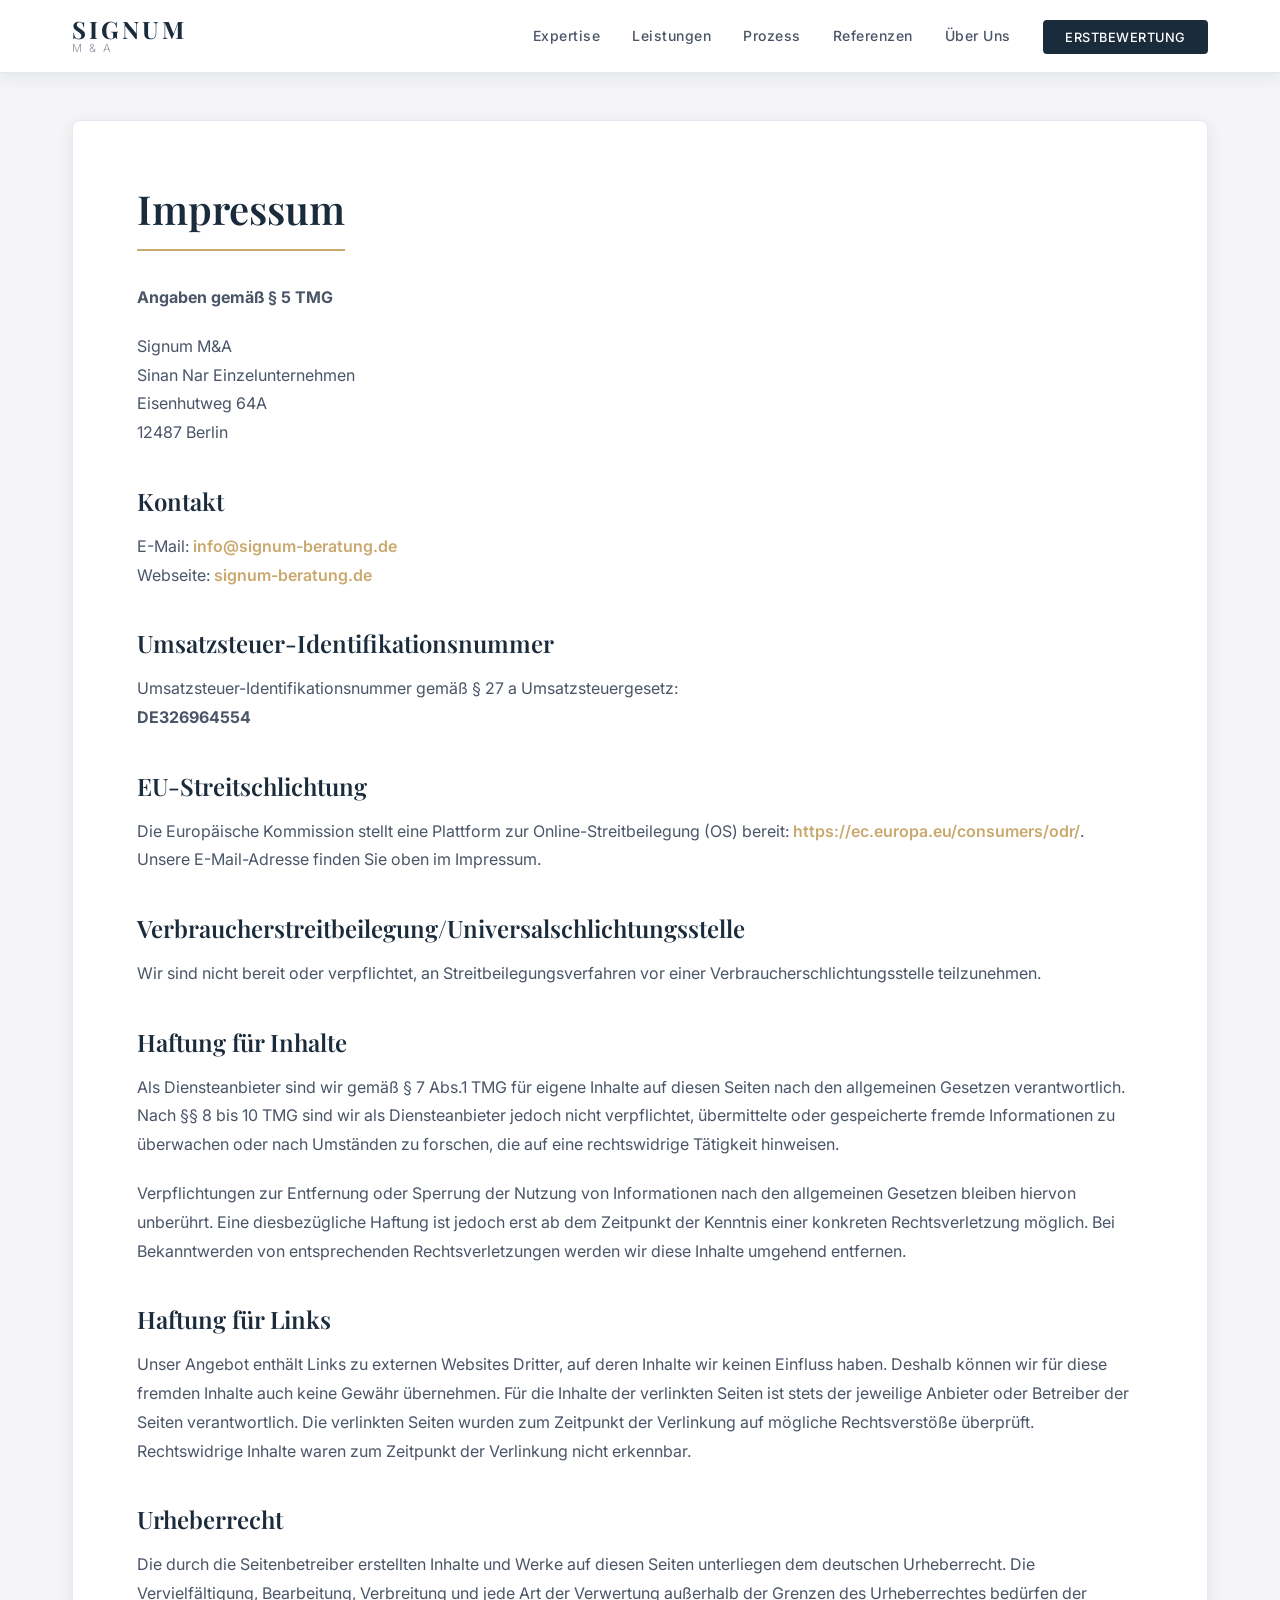
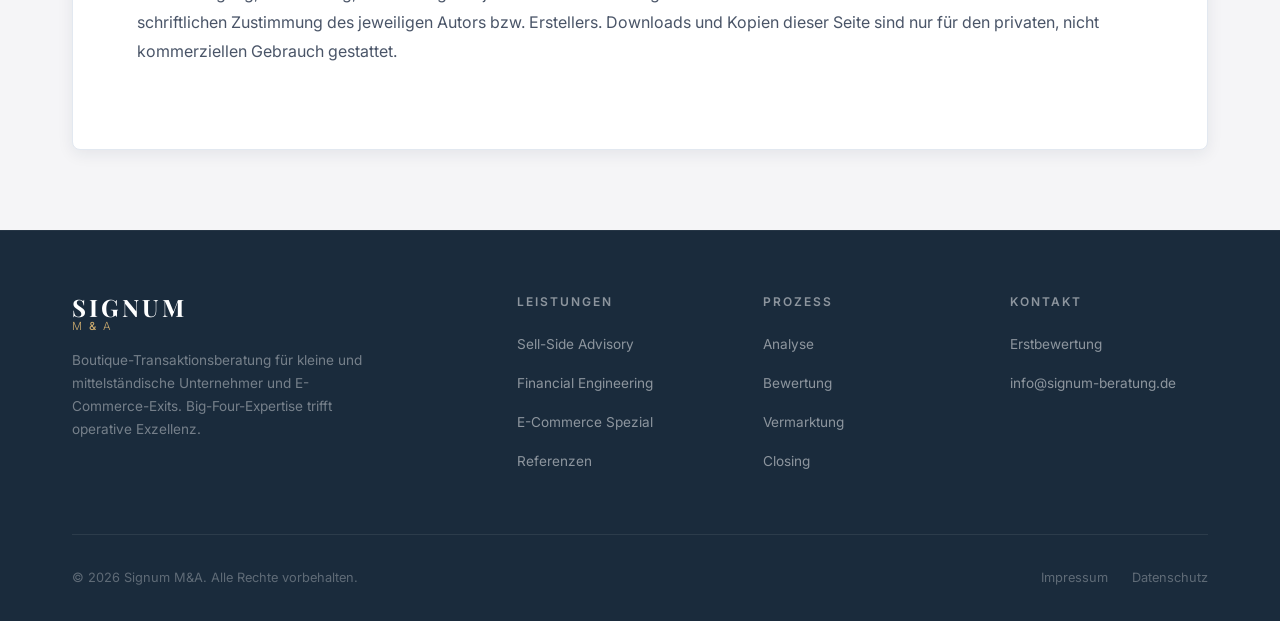
<file: impressum.html>
<!DOCTYPE html>
<html lang="de">
<head>
  <meta charset="UTF-8">
  <meta name="viewport" content="width=device-width, initial-scale=1.0">
  <title>Impressum – Signum M&A</title>
  <link rel="stylesheet" href="style.css">
  <link rel="icon" href="data:image/svg+xml,<svg xmlns='http://www.w3.org/2000/svg' viewBox='0 0 32 32'><rect width='32' height='32' rx='8' fill='%23F5F5F7'/><text x='16' y='22' text-anchor='middle' fill='%231A2B3C' font-family='serif' font-size='20' font-weight='bold'>S</text></svg>">
  <style>
    .legal-content { padding: 120px 0 80px; }
    .legal-card { background: var(--bg-white); padding: 4rem; border-radius: 8px; box-shadow: var(--shadow-md); border: 1px solid var(--border); }
    .legal-card h1 { font-size: 2.5rem; margin-bottom: 2rem; color: var(--navy); border-bottom: 2px solid var(--gold); padding-bottom: 1rem; display: inline-block; }
    .legal-card h2 { font-size: 1.5rem; margin-top: 2.5rem; margin-bottom: 1rem; color: var(--navy); }
    .legal-card p { margin-bottom: 1.25rem; color: var(--text-secondary); line-height: 1.8; }
    .legal-card a { color: var(--gold); text-decoration: none; font-weight: 600; }
    .legal-card a:hover { text-decoration: underline; }
    @media(max-width: 768px) { .legal-card { padding: 2rem; } .legal-card h1 { font-size: 2rem; } }
  </style>
</head>
<body>

<!-- ═══ NAVBAR ═══ -->
<nav class="navbar scrolled">
  <div class="container">
    <a href="index.html" class="logo">
      <span class="logo-main">SIGNUM</span>
      <span class="logo-sub">M & A</span>
    </a>
    <ul class="nav-links">
      <li><a href="index.html#expertise">Expertise</a></li>
      <li><a href="index.html#leistungen">Leistungen</a></li>
      <li><a href="index.html#prozess">Prozess</a></li>
      <li><a href="index.html#referenzen">Referenzen</a></li>
      <li><a href="index.html#team">Über Uns</a></li>
      <li><a href="index.html#kontakt" class="nav-cta">Erstbewertung</a></li>
    </ul>
  </div>
</nav>

<main class="legal-content">
  <div class="container">
    <div class="legal-card fade-up visible">
      <h1>Impressum</h1>
      
      <p><strong>Angaben gemäß § 5 TMG</strong></p>
      <p>Signum M&A<br>
      Sinan Nar Einzelunternehmen<br>
      Eisenhutweg 64A<br>
      12487 Berlin</p>

      <h2>Kontakt</h2>
      <p>E-Mail: <a href="mailto:info@signum-beratung.de">info@signum-beratung.de</a><br>
      Webseite: <a href="https://signum-beratung.de">signum-beratung.de</a></p>

      <h2>Umsatzsteuer-Identifikationsnummer</h2>
      <p>Umsatzsteuer-Identifikationsnummer gemäß § 27 a Umsatzsteuergesetz:<br>
      <strong>DE326964554</strong></p>

      <h2>EU-Streitschlichtung</h2>
      <p>Die Europäische Kommission stellt eine Plattform zur Online-Streitbeilegung (OS) bereit: <a href="https://ec.europa.eu/consumers/odr/" target="_blank" rel="noopener">https://ec.europa.eu/consumers/odr/</a>.<br>
      Unsere E-Mail-Adresse finden Sie oben im Impressum.</p>

      <h2>Verbraucherstreitbeilegung/Universalschlichtungsstelle</h2>
      <p>Wir sind nicht bereit oder verpflichtet, an Streitbeilegungsverfahren vor einer Verbraucherschlichtungsstelle teilzunehmen.</p>

      <h2>Haftung für Inhalte</h2>
      <p>Als Diensteanbieter sind wir gemäß § 7 Abs.1 TMG für eigene Inhalte auf diesen Seiten nach den allgemeinen Gesetzen verantwortlich. Nach §§ 8 bis 10 TMG sind wir als Diensteanbieter jedoch nicht verpflichtet, übermittelte oder gespeicherte fremde Informationen zu überwachen oder nach Umständen zu forschen, die auf eine rechtswidrige Tätigkeit hinweisen.</p>
      <p>Verpflichtungen zur Entfernung oder Sperrung der Nutzung von Informationen nach den allgemeinen Gesetzen bleiben hiervon unberührt. Eine diesbezügliche Haftung ist jedoch erst ab dem Zeitpunkt der Kenntnis einer konkreten Rechtsverletzung möglich. Bei Bekanntwerden von entsprechenden Rechtsverletzungen werden wir diese Inhalte umgehend entfernen.</p>

      <h2>Haftung für Links</h2>
      <p>Unser Angebot enthält Links zu externen Websites Dritter, auf deren Inhalte wir keinen Einfluss haben. Deshalb können wir für diese fremden Inhalte auch keine Gewähr übernehmen. Für die Inhalte der verlinkten Seiten ist stets der jeweilige Anbieter oder Betreiber der Seiten verantwortlich. Die verlinkten Seiten wurden zum Zeitpunkt der Verlinkung auf mögliche Rechtsverstöße überprüft. Rechtswidrige Inhalte waren zum Zeitpunkt der Verlinkung nicht erkennbar.</p>

      <h2>Urheberrecht</h2>
      <p>Die durch die Seitenbetreiber erstellten Inhalte und Werke auf diesen Seiten unterliegen dem deutschen Urheberrecht. Die Vervielfältigung, Bearbeitung, Verbreitung und jede Art der Verwertung außerhalb der Grenzen des Urheberrechtes bedürfen der schriftlichen Zustimmung des jeweiligen Autors bzw. Erstellers. Downloads und Kopien dieser Seite sind nur für den privaten, nicht kommerziellen Gebrauch gestattet.</p>
    </div>
  </div>
</main>

<!-- ═══ FOOTER ═══ -->
<footer class="footer">
  <div class="container">
    <div class="footer-grid">
      <div class="footer-brand">
        <a href="index.html" class="logo">
          <span class="logo-main" style="color:#fff">SIGNUM</span>
          <span class="logo-sub" style="color:var(--gold)">M <span class="amp">&</span> A</span>
        </a>
        <p class="footer-desc">Boutique-Transaktionsberatung für kleine und mittelständische Unternehmer und E-Commerce-Exits. Big-Four-Expertise trifft operative Exzellenz.</p>
      </div>
      <div class="footer-col">
        <h4>Leistungen</h4>
        <ul>
          <li><a href="index.html#leistungen">Sell-Side Advisory</a></li>
          <li><a href="index.html#leistungen">Financial Engineering</a></li>
          <li><a href="index.html#leistungen">E-Commerce Spezial</a></li>
          <li><a href="index.html#referenzen">Referenzen</a></li>
        </ul>
      </div>
      <div class="footer-col">
        <h4>Prozess</h4>
        <ul>
          <li><a href="index.html#prozess">Analyse</a></li>
          <li><a href="index.html#prozess">Bewertung</a></li>
          <li><a href="index.html#prozess">Vermarktung</a></li>
          <li><a href="index.html#prozess">Closing</a></li>
        </ul>
      </div>
      <div class="footer-col">
        <h4>Kontakt</h4>
        <ul>
          <li><a href="index.html#kontakt">Erstbewertung</a></li>
          <li><a href="mailto:info@signum-beratung.de">info@signum-beratung.de</a></li>
        </ul>
      </div>
    </div>
    <div class="footer-bottom">
      <p>© 2026 Signum M&A. Alle Rechte vorbehalten.</p>
      <div class="footer-legal">
        <a href="impressum.html">Impressum</a>
        <a href="datenschutz.html">Datenschutz</a>
      </div>
    </div>
  </div>
</footer>

</body>
</html>
</file>
<file: style.css>
@import url('https://fonts.googleapis.com/css2?family=Playfair+Display:wght@400;500;600;700&family=Inter:wght@300;400;500;600;700&display=swap');

:root {
  --navy: #1A2B3C;
  --navy-light: #243a4f;
  --gold: #C9A96E;
  --gold-light: #D4BA88;
  --champagne: #E8DCC8;
  --bg: #F5F5F7;
  --bg-white: #FFFFFF;
  --text-primary: #1A2B3C;
  --text-secondary: #4A5568;
  --text-light: #8A94A6;
  --border: #E2E8F0;
  --shadow-sm: 0 1px 3px rgba(26,43,60,0.06);
  --shadow-md: 0 4px 16px rgba(26,43,60,0.08);
  --shadow-lg: 0 8px 32px rgba(26,43,60,0.12);
  --shadow-xl: 0 16px 48px rgba(26,43,60,0.16);
}

*, *::before, *::after { margin:0; padding:0; box-sizing:border-box; }

html { scroll-behavior: smooth; font-size: 16px; }

body {
  font-family: 'Inter', -apple-system, sans-serif;
  color: var(--text-primary);
  background: var(--bg);
  line-height: 1.7;
  overflow-x: hidden;
}

h1,h2,h3,h4 { font-family: 'Playfair Display', Georgia, serif; font-weight: 600; line-height: 1.2; }

.container { max-width: 1200px; margin: 0 auto; padding: 0 2rem; }

/* ─── NAV ─── */
.navbar {
  position: fixed; top:0; left:0; right:0; z-index:1000;
  background: rgba(255,255,255,0.92);
  backdrop-filter: blur(20px);
  border-bottom: 1px solid var(--border);
  transition: box-shadow .3s;
}
.navbar.scrolled { box-shadow: var(--shadow-md); }
.navbar .container { display:flex; align-items:center; justify-content:space-between; height:72px; }
.logo { display:flex; flex-direction:column; text-decoration:none; line-height:1; }
.logo-main { font-family:'Playfair Display',serif; font-size:1.5rem; font-weight:700; color:var(--navy); letter-spacing:3px; }
.logo-sub { font-family:'Inter',sans-serif; font-size:.7rem; font-weight:300; color:var(--text-light); letter-spacing:2px; margin-top:2px; }
.logo-sub .amp { font-weight:500; }
.nav-links { display:flex; gap:2rem; list-style:none; align-items:center; }
.nav-links a { text-decoration:none; color:var(--text-secondary); font-size:.875rem; font-weight:500; letter-spacing:.5px; transition:color .3s; position:relative; }
.nav-links a::after { content:''; position:absolute; bottom:-4px; left:0; width:0; height:1.5px; background:var(--gold); transition:width .3s; }
.nav-links a:hover { color:var(--navy); }
.nav-links a:hover::after { width:100%; }
.nav-cta {
  background: var(--navy); color:#fff!important; padding:.6rem 1.4rem; border-radius:4px;
  font-size:.8rem!important; letter-spacing:1px; text-transform:uppercase; transition: all .3s!important;
}
.nav-cta::after { display:none!important; }
.nav-cta:hover { background:var(--gold)!important; color:var(--navy)!important; }
.hamburger { display:none; flex-direction:column; gap:5px; cursor:pointer; background:none; border:none; padding:4px; }
.hamburger span { width:24px; height:2px; background:var(--navy); transition:all .3s; }

/* ─── HERO ─── */
.hero {
  min-height:100vh; display:flex; align-items:center; position:relative;
  background: url('hero-bg.jpg') center top / cover no-repeat;
  overflow:hidden; padding-top:72px;
}
.hero::before {
  content:''; position:absolute; top:0; left:0; right:0; bottom:0;
  background: linear-gradient(160deg, rgba(15,28,40,0.82) 0%, rgba(26,43,60,0.75) 50%, rgba(10,18,28,0.88) 100%);
  z-index:0;
}
.hero-grid { display:grid; grid-template-columns:1fr 1fr; gap:4rem; align-items:center; position:relative; z-index:1; }
.hero-content { padding:2rem 0; }
.hero-badge {
  display:inline-flex; align-items:center; gap:.5rem;
  background:rgba(201,169,110,0.1); border:1px solid rgba(201,169,110,0.2);
  padding:.4rem 1rem; border-radius:2px; margin-bottom:2rem;
}
.hero-badge span { font-size:.75rem; color:var(--gold); letter-spacing:2px; text-transform:uppercase; font-weight:500; }
.hero h1 { font-size:3.2rem; color:#fff; margin-bottom:1.5rem; }
.hero h1 .gold { color:var(--gold); }
.hero-desc { font-size:1.1rem; color:rgba(255,255,255,0.65); line-height:1.8; margin-bottom:2.5rem; max-width:520px; }
.hero-actions { display:flex; gap:1rem; flex-wrap:wrap; }
.btn-primary {
  background:var(--gold); color:var(--navy); padding:.85rem 2rem; border:none; border-radius:3px;
  font-family:'Inter',sans-serif; font-size:.85rem; font-weight:600; letter-spacing:1px;
  text-transform:uppercase; cursor:pointer; transition:all .3s; text-decoration:none;
}
.btn-primary:hover { background:#b8943f; transform:translateY(-2px); box-shadow:0 8px 24px rgba(201,169,110,0.3); }
.btn-outline {
  background:transparent; color:#fff; padding:.85rem 2rem; border:1px solid rgba(255,255,255,0.2);
  border-radius:3px; font-family:'Inter',sans-serif; font-size:.85rem; font-weight:500;
  letter-spacing:1px; text-transform:uppercase; cursor:pointer; transition:all .3s; text-decoration:none;
}
.btn-outline:hover { border-color:var(--gold); color:var(--gold); }
.hero-visual { display:flex; justify-content:center; align-items:center; }
.hero-stats { display:grid; grid-template-columns:1fr 1fr; gap:1.5rem; }
.stat-card {
  background:rgba(255,255,255,0.04); border:1px solid rgba(255,255,255,0.08);
  padding:2rem; border-radius:4px; text-align:center; transition:all .4s;
  backdrop-filter:blur(8px);
}
.stat-card:hover { background:rgba(201,169,110,0.08); border-color:rgba(201,169,110,0.2); transform:translateY(-4px); }
.stat-number { font-family:'Playfair Display',serif; font-size:2.5rem; color:var(--gold); font-weight:700; }
.stat-label { font-size:.8rem; color:rgba(255,255,255,0.5); margin-top:.5rem; letter-spacing:1px; text-transform:uppercase; }

/* ─── TRUST BAR ─── */
.trust-bar { background:var(--bg-white); padding:2.5rem 0 2rem; border-bottom:1px solid var(--border); overflow:hidden; }
.trust-label { text-align:center; font-size:.75rem; color:var(--text-light); letter-spacing:2px; text-transform:uppercase; margin-bottom:1.5rem; }
.marquee-container { overflow:hidden; position:relative; width:100%; mask-image:linear-gradient(to right, transparent 0%, black 10%, black 90%, transparent 100%); -webkit-mask-image:linear-gradient(to right, transparent 0%, black 10%, black 90%, transparent 100%); }
.marquee-track { display:flex; gap:3.5rem; animation:marquee-scroll 60s linear infinite; width:max-content; }
.marquee-track:hover { animation-play-state:paused; }
@keyframes marquee-scroll { 0%{transform:translateX(0)} 100%{transform:translateX(-33.33%)} }
.trust-item { display:flex; align-items:center; gap:.75rem; opacity:.7; transition:opacity .3s; flex-shrink:0; cursor:default; }
.trust-item:hover { opacity:1; }
.trust-item span { font-size:1rem; color:var(--text-secondary); font-weight:500; letter-spacing:.5px; white-space:nowrap; }

/* ─── SECTIONS ─── */
.section { padding:6rem 0; }
.section-dark { background:var(--navy); color:#fff; }
.section-alt { background:var(--bg-white); }
.section-header { text-align:center; max-width:640px; margin:0 auto 4rem; }
.section-header .label {
  font-size:.75rem; color:var(--gold); letter-spacing:3px; text-transform:uppercase;
  font-weight:600; margin-bottom:.75rem; display:block;
}
.section-header h2 { font-size:2.4rem; color:var(--text-primary); margin-bottom:1rem; }
.section-dark .section-header h2 { color:#fff; }
.section-header p { color:var(--text-secondary); font-size:1.05rem; }
.section-dark .section-header p { color:rgba(255,255,255,0.6); }

/* ─── SERVICES ─── */
.services-grid { display:grid; grid-template-columns:repeat(3,1fr); gap:2rem; }
.service-card {
  background:var(--bg-white); border:1px solid var(--border); padding:3rem 2.5rem;
  border-radius:12px; position:relative; overflow:hidden;
  transition:all 0.5s cubic-bezier(0.25,1,0.5,1);
  display:flex; flex-direction:column; cursor:pointer;
}
.service-card::before {
  content:''; position:absolute; top:0; left:0; width:100%; height:100%;
  background:var(--navy); transform:scaleY(0); transform-origin:bottom;
  transition:transform 0.5s cubic-bezier(0.25,1,0.5,1); z-index:0;
}
.service-card:hover { transform:translateY(-6px); box-shadow:var(--shadow-lg); border-color:transparent; }
.service-card:hover::before, .service-card.active::before { transform:scaleY(1); }
.service-card > * { position:relative; z-index:1; transition:color 0.4s ease; }

.service-card h3 { font-size:1.4rem; margin-bottom:1rem; color:var(--text-primary); }
.service-card:hover h3, .service-card.active h3 { color:#fff; }
.service-card p { color:var(--text-secondary); font-size:.95rem; line-height:1.6; margin-bottom:1.5rem; }
.service-card:hover p, .service-card.active p { color:rgba(255,255,255,0.8); }

.service-card-details {
  display:grid; grid-template-rows:0fr;
  transition:grid-template-rows 0.5s cubic-bezier(0.25,1,0.5,1);
}
.service-card-details > div {
  overflow:hidden; opacity:0; transform:translateY(10px);
  transition:all 0.5s cubic-bezier(0.25,1,0.5,1);
}
.service-card:hover .service-card-details,
.service-card.active .service-card-details { grid-template-rows: 1fr; }
.service-card:hover .service-card-details > div,
.service-card.active .service-card-details > div { opacity:1; transform:translateY(0); transition-delay:0.1s; }

.service-card ul { list-style:none; padding-top:0.5rem; border-top:1px solid rgba(255,255,255,0.1); margin-top:0.5rem; }
.service-card li { padding:.4rem 0; color:rgba(255,255,255,0.9); font-size:.9rem; display:flex; align-items:flex-start; gap:.5rem; }
.service-card li::before { content:'—'; color:var(--gold); font-weight:700; flex-shrink:0; }

/* Mobile tap handles hover states naturally */

/* ─── PROCESS ─── */
.process-grid { display:grid; grid-template-columns:repeat(4,1fr); gap:2rem; position:relative; }
.process-grid::before {
  content:''; position:absolute; top:40px; left:12%; right:12%;
  height:1px; background:rgba(255,255,255,0.1); z-index:0;
}
.process-grid::after {
  content:''; position:absolute; top:40px; left:12%; width:0;
  height:1px; background:var(--gold); z-index:0;
  transition:width 0.6s cubic-bezier(0.25, 1, 0.5, 1);
}
.process-grid:has(.process-step:nth-child(1):hover)::after, .process-grid.active-1::after { width: 0%; }
.process-grid:has(.process-step:nth-child(2):hover)::after, .process-grid.active-2::after { width: 25%; }
.process-grid:has(.process-step:nth-child(3):hover)::after, .process-grid.active-3::after { width: 50%; }
.process-grid:has(.process-step:nth-child(4):hover)::after, .process-grid.active-4::after { width: 76%; }

.process-step { text-align:center; position:relative; z-index:1; transition:all 0.5s cubic-bezier(0.25, 1, 0.5, 1); }

.process-grid:has(.process-step:hover) .process-step:not(:hover),
.process-grid.step-active .process-step:not(.active) { opacity:0.3; transform:scale(0.95); }
.process-step:hover, .process-step.active { opacity:1; transform:scale(1.05) translateY(-5px); z-index:2; }

.step-number {
  width:64px; height:64px; border:2px solid var(--gold); border-radius:50%;
  display:flex; align-items:center; justify-content:center;
  font-family:'Playfair Display',serif; font-size:1.4rem; color:var(--gold);
  margin:0 auto 1.5rem; background:var(--navy); transition:all .3s; position:relative;
}
.step-number::after {
  content:''; position:absolute; top:-6px; left:-6px; right:-6px; bottom:-6px;
  border:1px solid var(--gold); border-radius:50%; opacity:0; transform:scale(0.8);
  transition:all 0.4s ease; pointer-events:none;
}
.process-step:hover .step-number, .process-step.active .step-number { background:var(--gold); color:var(--navy); box-shadow:0 0 20px rgba(201,169,110,0.4); }
.process-step:hover .step-number::after, .process-step.active .step-number::after {
  animation:pulse-ring 2s infinite cubic-bezier(0.215, 0.61, 0.355, 1);
}
@keyframes pulse-ring { 0% { transform:scale(1); opacity:0.6; } 100% { transform:scale(1.6); opacity:0; } }

.process-step h4 { color:rgba(255,255,255,0.8); font-size:1.1rem; margin-bottom:.75rem; transition:color 0.3s; }
.process-step p { color:rgba(255,255,255,0.5); font-size:.85rem; line-height:1.6; transition:color 0.3s; }
.process-step:hover h4, .process-step.active h4 { color:#ffffff; }
.process-step:hover p, .process-step.active p { color:#ffffff; }

/* ─── TRANSACTIONS ─── */
.transactions-wrapper {
  overflow:hidden; width:100vw; position:relative; padding:1rem 0;
  margin-left:calc(-50vw + 50%);
  mask-image:linear-gradient(to right, transparent 0%, black 5%, black 95%, transparent 100%);
  -webkit-mask-image:linear-gradient(to right, transparent 0%, black 5%, black 95%, transparent 100%);
}
.transactions-grid {
  display:flex; width:max-content; gap:2rem;
  animation:marquee-tx 40s linear infinite;
}
.transactions-grid:hover { animation-play-state:paused; }
@keyframes marquee-tx { 0%{transform:translateX(-50%)} 100%{transform:translateX(0)} }
.transaction-card {
  width:420px; flex-shrink:0;
  background:#FDFBF7; border:1px solid rgba(201,169,110,0.15); box-shadow:var(--shadow-sm);
  border-radius:12px; padding:2.5rem; position:relative;
  overflow:hidden; transition:all .4s; cursor:pointer;
}
.transaction-card::before {
  content:''; position:absolute; top:0; left:0; bottom:0; width:4px; background:var(--gold);
}
.transaction-card:hover { transform:translateY(-4px); box-shadow:var(--shadow-lg); border-color:var(--gold); }
.tx-header { display:flex; justify-content:space-between; align-items:flex-start; margin-bottom:1.5rem; gap:1rem; }
.tx-title { font-family:'Playfair Display',serif; font-size:1.15rem; color:var(--navy); font-weight:700; line-height:1.4; }
.tx-badge {
  background:var(--navy); color:#fff; padding:.3rem .75rem;
  font-size:.65rem; letter-spacing:1px; text-transform:uppercase; border-radius:4px; font-weight:600;
  white-space:nowrap;
}
.tx-metrics { display:grid; grid-template-columns:repeat(3,1fr); gap:1rem; margin-bottom:1.5rem; }
.tx-metric-label { font-size:.7rem; color:var(--text-secondary); text-transform:uppercase; letter-spacing:1px; margin-bottom:.25rem; font-weight:600; }
.tx-metric-value { font-size:1rem; color:var(--navy); font-weight:700; }
.tx-desc { font-size:.85rem; color:var(--text-secondary); line-height:1.7; margin-bottom:1.5rem; font-weight:500; }
.tx-cta {
  display:inline-flex; align-items:center; gap:.5rem; color:var(--navy);
  font-size:.8rem; font-weight:700; text-decoration:none; transition:gap .3s;
}
.tx-cta:hover { gap:.75rem; }
/* ─── TEAM ─── */
.team-section { background: var(--bg); position: relative; overflow: hidden; }
.team-grid { display: grid; grid-template-columns: 1.2fr 1fr; gap: 5rem; align-items: center; }
.team-content .label { color: var(--gold); }
.team-content h2 { font-size: 2.8rem; margin-bottom: 1.5rem; color: var(--navy); }
.team-intro { font-size: 1.2rem; color: var(--text-secondary); margin-bottom: 3rem; line-height: 1.6; font-weight: 500; }
.team-features { display: flex; flex-direction: column; gap: 2.5rem; margin-bottom: 3rem; }
.team-feature { display: flex; gap: 1.5rem; align-items: flex-start; }
.tf-icon { 
  width: 54px; height: 54px; background: var(--navy); color: var(--gold); 
  border-radius: 8px; display: flex; align-items: center; justify-content: center; flex-shrink: 0;
  box-shadow: var(--shadow-md);
}
.tf-text h4 { font-family: 'Inter', sans-serif; font-size: 1.1rem; font-weight: 700; color: var(--navy); margin-bottom: 0.5rem; }
.tf-text p { font-size: 0.95rem; color: var(--text-secondary); line-height: 1.6; }
.team-quote { 
  padding-left: 2rem; border-left: 3px solid var(--gold); 
  font-style: italic; color: var(--navy); font-size: 1.1rem; font-weight: 500;
  margin-top: 2rem;
}
.team-image-wrap { position: relative; }
.image-frame { position: relative; z-index: 2; border-radius: 12px; overflow: hidden; box-shadow: var(--shadow-xl); }
.team-img { width: 100%; height: auto; display: block; filter: contrast(1.05) brightness(1.02); }
@media(max-width: 1024px) {
  .team-grid { grid-template-columns: 1fr; gap: 4rem; }
  .team-image-wrap { max-width: 600px; margin: 0 auto; }
}
@media(max-width: 768px) {
  .team-content h2 { font-size: 2.2rem; }
  .team-intro { font-size: 1.1rem; }
  .tf-icon { width: 48px; height: 48px; }
}

/* ─── CONTACT ─── */
.contact-grid { display:grid; grid-template-columns:1fr 1fr; gap:4rem; align-items:start; }
.contact-info h2 { font-size:2rem; margin-bottom:1rem; }
.contact-info p { color:var(--text-secondary); margin-bottom:2rem; }
.contact-features { list-style:none; }
.contact-features li { display:flex; align-items:flex-start; gap:1rem; padding:1rem 0; border-bottom:1px solid var(--border); }
.contact-features li:last-child { border:none; }
.cf-icon { width:40px; height:40px; background:rgba(201,169,110,0.1); border-radius:4px; display:flex; align-items:center; justify-content:center; color:var(--gold); flex-shrink:0; }
.cf-text h4 { font-family:'Inter',sans-serif; font-size:.95rem; font-weight:600; margin-bottom:.25rem; }
.cf-text p { font-size:.85rem; color:var(--text-light); margin:0; }
.contact-form-wrap {
  background:var(--bg-white); border:1px solid var(--border); border-radius:4px;
  padding:2.5rem; box-shadow:var(--shadow-sm);
}
.contact-form-wrap h3 { font-size:1.3rem; margin-bottom:.5rem; }
.contact-form-wrap > p { font-size:.85rem; color:var(--text-light); margin-bottom:2rem; }
.form-group { margin-bottom:1.25rem; }
.form-group label { display:block; font-size:.8rem; font-weight:600; color:var(--text-primary); letter-spacing:.5px; text-transform:uppercase; margin-bottom:.5rem; }
.form-group input, .form-group select, .form-group textarea {
  width:100%; padding:.75rem 1rem; border:1px solid var(--border); border-radius:3px;
  font-family:'Inter',sans-serif; font-size:.9rem; color:var(--text-primary);
  background:var(--bg); transition:border-color .3s;
}
.form-group input:focus, .form-group select:focus, .form-group textarea:focus { outline:none; border-color:var(--gold); }
.form-group textarea { resize:vertical; min-height:100px; }
.form-row { display:grid; grid-template-columns:1fr 1fr; gap:1rem; }
.form-privacy { font-size:.75rem; color:var(--text-light); margin-bottom:1.5rem; line-height:1.6; }
.form-privacy a { color:var(--gold); }
.btn-submit {
  width:100%; background:var(--navy); color:#fff; padding:1rem; border:none; border-radius:3px;
  font-family:'Inter',sans-serif; font-size:.85rem; font-weight:600; letter-spacing:1px;
  text-transform:uppercase; cursor:pointer; transition:all .3s;
}
.btn-submit:hover { background:var(--gold); color:var(--navy); }

/* ─── FOOTER ─── */
.footer { background:var(--navy); padding:4rem 0 2rem; border-top:1px solid rgba(255,255,255,0.05); }
.footer-grid { display:grid; grid-template-columns:2fr 1fr 1fr 1fr; gap:3rem; margin-bottom:3rem; }
.footer-brand .logo-main { color:#fff; }
.footer-brand .logo-sub { color:rgba(255,255,255,0.4); }
.footer-brand .logo-sub .amp { color:var(--gold); }
.footer-desc { font-size:.85rem; color:rgba(255,255,255,0.4); margin-top:1rem; line-height:1.7; max-width:300px; }
.footer-col h4 { font-family:'Inter',sans-serif; font-size:.75rem; font-weight:600; color:rgba(255,255,255,0.5); letter-spacing:2px; text-transform:uppercase; margin-bottom:1.25rem; }
.footer-col ul { list-style:none; }
.footer-col li { margin-bottom:.75rem; }
.footer-col a { color:rgba(255,255,255,0.5); font-size:.85rem; text-decoration:none; transition:color .3s; }
.footer-col a:hover { color:var(--gold); }
.footer-bottom { border-top:1px solid rgba(255,255,255,0.08); padding-top:2rem; display:flex; justify-content:space-between; align-items:center; }
.footer-bottom p { font-size:.8rem; color:rgba(255,255,255,0.3); }
.footer-legal { display:flex; gap:1.5rem; }
.footer-legal a { font-size:.8rem; color:rgba(255,255,255,0.3); text-decoration:none; transition:color .3s; }
.footer-legal a:hover { color:var(--gold); }

/* ─── ANIMATIONS ─── */
.fade-up { opacity:0; transform:translateY(30px); transition:all .7s cubic-bezier(.16,1,.3,1); }
.fade-up.visible { opacity:1; transform:translateY(0); }
.fade-up-delay-1 { transition-delay:.15s; }
.fade-up-delay-2 { transition-delay:.3s; }
.fade-up-delay-3 { transition-delay:.45s; }

/* ─── RESPONSIVE ─── */
@media(max-width:1024px){
  .hero h1{font-size:2.5rem}
  .services-grid{grid-template-columns:repeat(2,1fr)}
  .footer-grid{grid-template-columns:1fr 1fr}
  .process-grid::before, .process-grid::after { display:none; }
}
@media(max-width:768px){
  .nav-links{display:none;position:fixed;top:72px;left:0;right:0;background:var(--bg-white);flex-direction:column;padding:2rem;gap:1.5rem;border-bottom:1px solid var(--border);box-shadow:var(--shadow-lg)}
  .nav-links.open{display:flex}
  .hamburger{display:flex}
  .hero{min-height:80vh; background-position: center 80px; background-color: #0f1c28;}
  .hero-grid{grid-template-columns:1fr}
  .hero-visual{display:none}
  .hero h1{font-size:2rem}
  .services-grid{grid-template-columns:1fr}
  .transaction-card { width:85vw; padding:1.5rem; }
  .contact-grid{grid-template-columns:1fr}
  .footer-grid{grid-template-columns:1fr}
  .form-row{grid-template-columns:1fr}
  .trust-bar .container{gap:2rem}
  .footer-bottom{flex-direction:column;gap:1rem;text-align:center}

  /* Process Vertical Line */
  .process-grid { grid-template-columns:1fr; gap:3rem; }
  .process-grid::before {
    display:none;
  }
  .process-grid::after {
    display:none;
  }
}
@media(max-width:480px){
  .hero h1{font-size:1.6rem}
  .hero{min-height:75vh; background-position: center 80px; background-color: #0f1c28;}
  .hero-stats{grid-template-columns:1fr}
  .section{padding:4rem 0}
  
  /* Compact Transaction Cards */
  .transaction-card { padding: 1.5rem; }
  .tx-header { flex-direction: column; gap: 0.75rem; align-items: flex-start; }
  .tx-title { font-size: 1.05rem; }
  .tx-metrics { grid-template-columns: repeat(3, 1fr); gap: 0.5rem; margin-bottom: 1rem; }
  .tx-metric-label { font-size: 0.65rem; }
  .tx-metric-value { font-size: 0.85rem; }
  .tx-desc { font-size: 0.8rem; margin-bottom: 1rem; }
  
  .filter-bar {
    flex-direction:row; flex-wrap:nowrap; justify-content:flex-start;
    overflow-x:auto; scrollbar-width:none; -webkit-overflow-scrolling:touch;
    padding-bottom:0.5rem;
  }
  .filter-bar::-webkit-scrollbar { display:none; }
  .filter-btn { white-space:nowrap; flex-shrink:0; }
}
</file>
